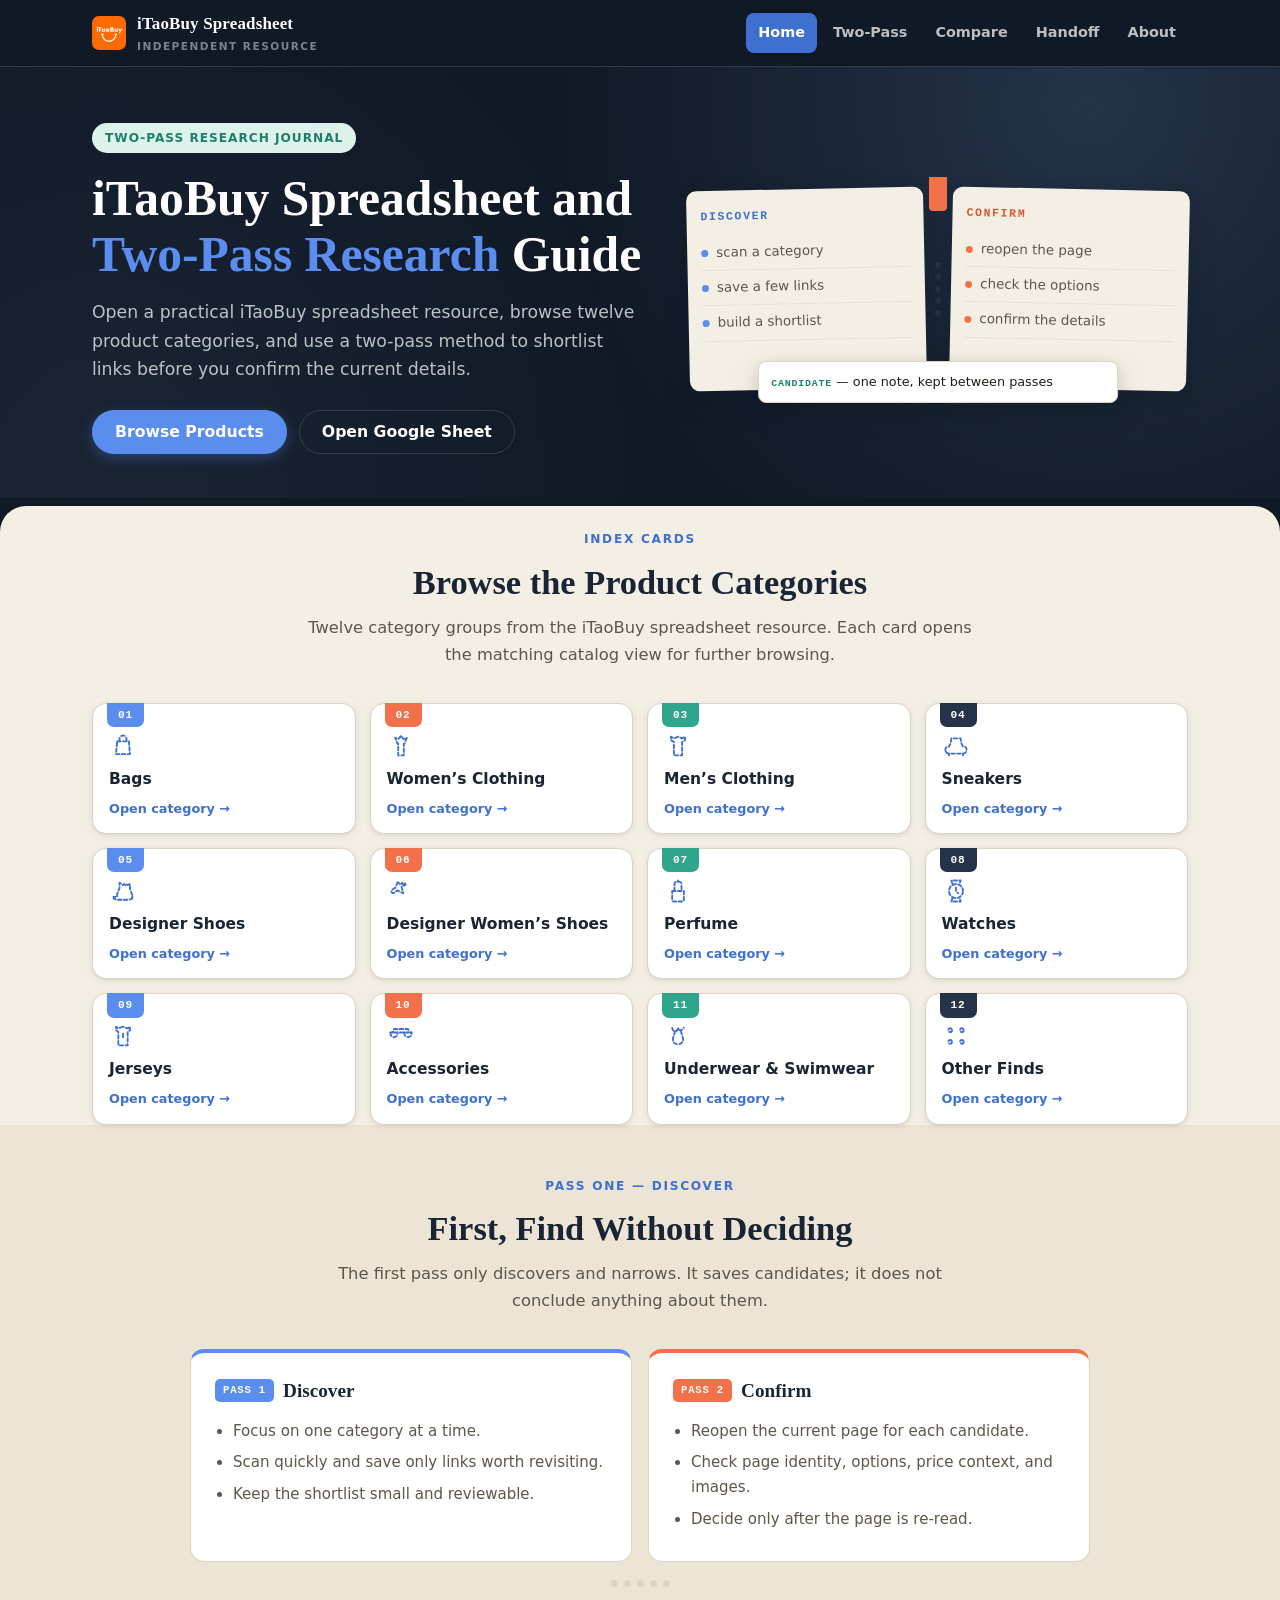
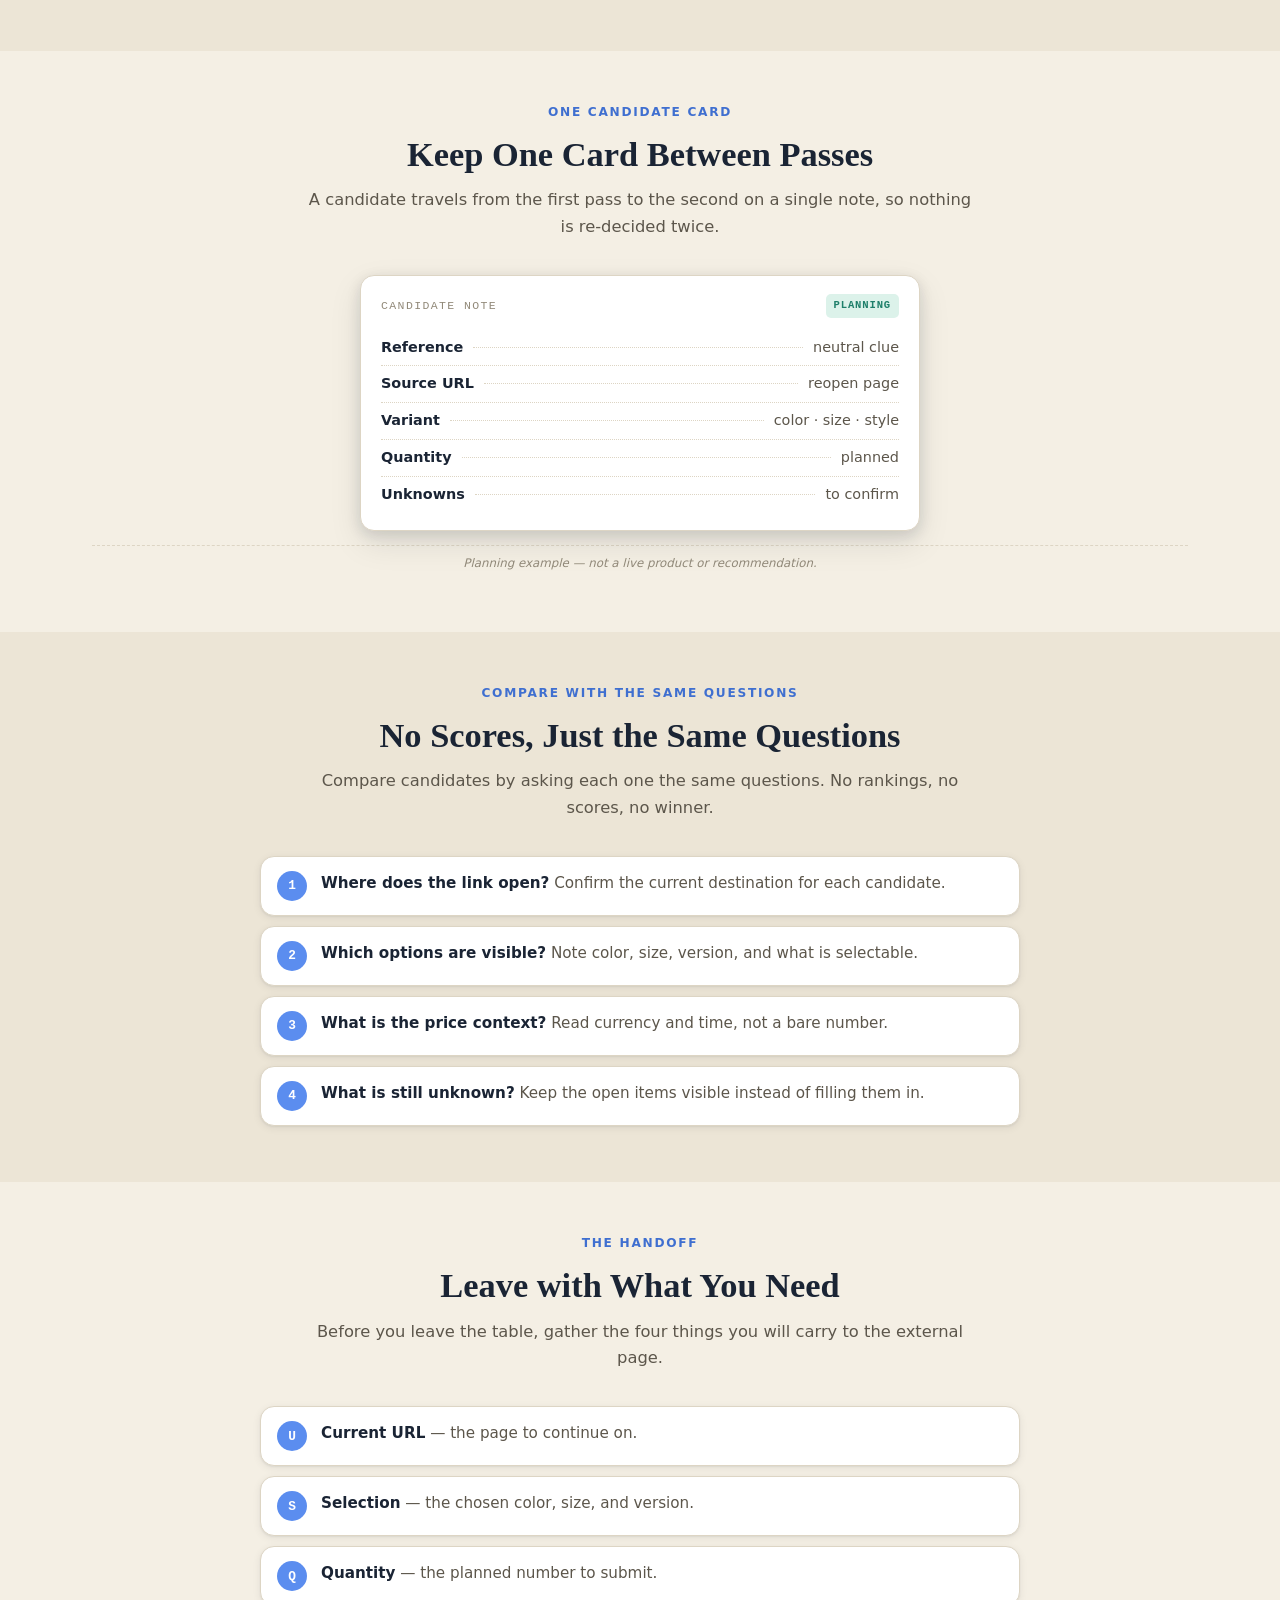
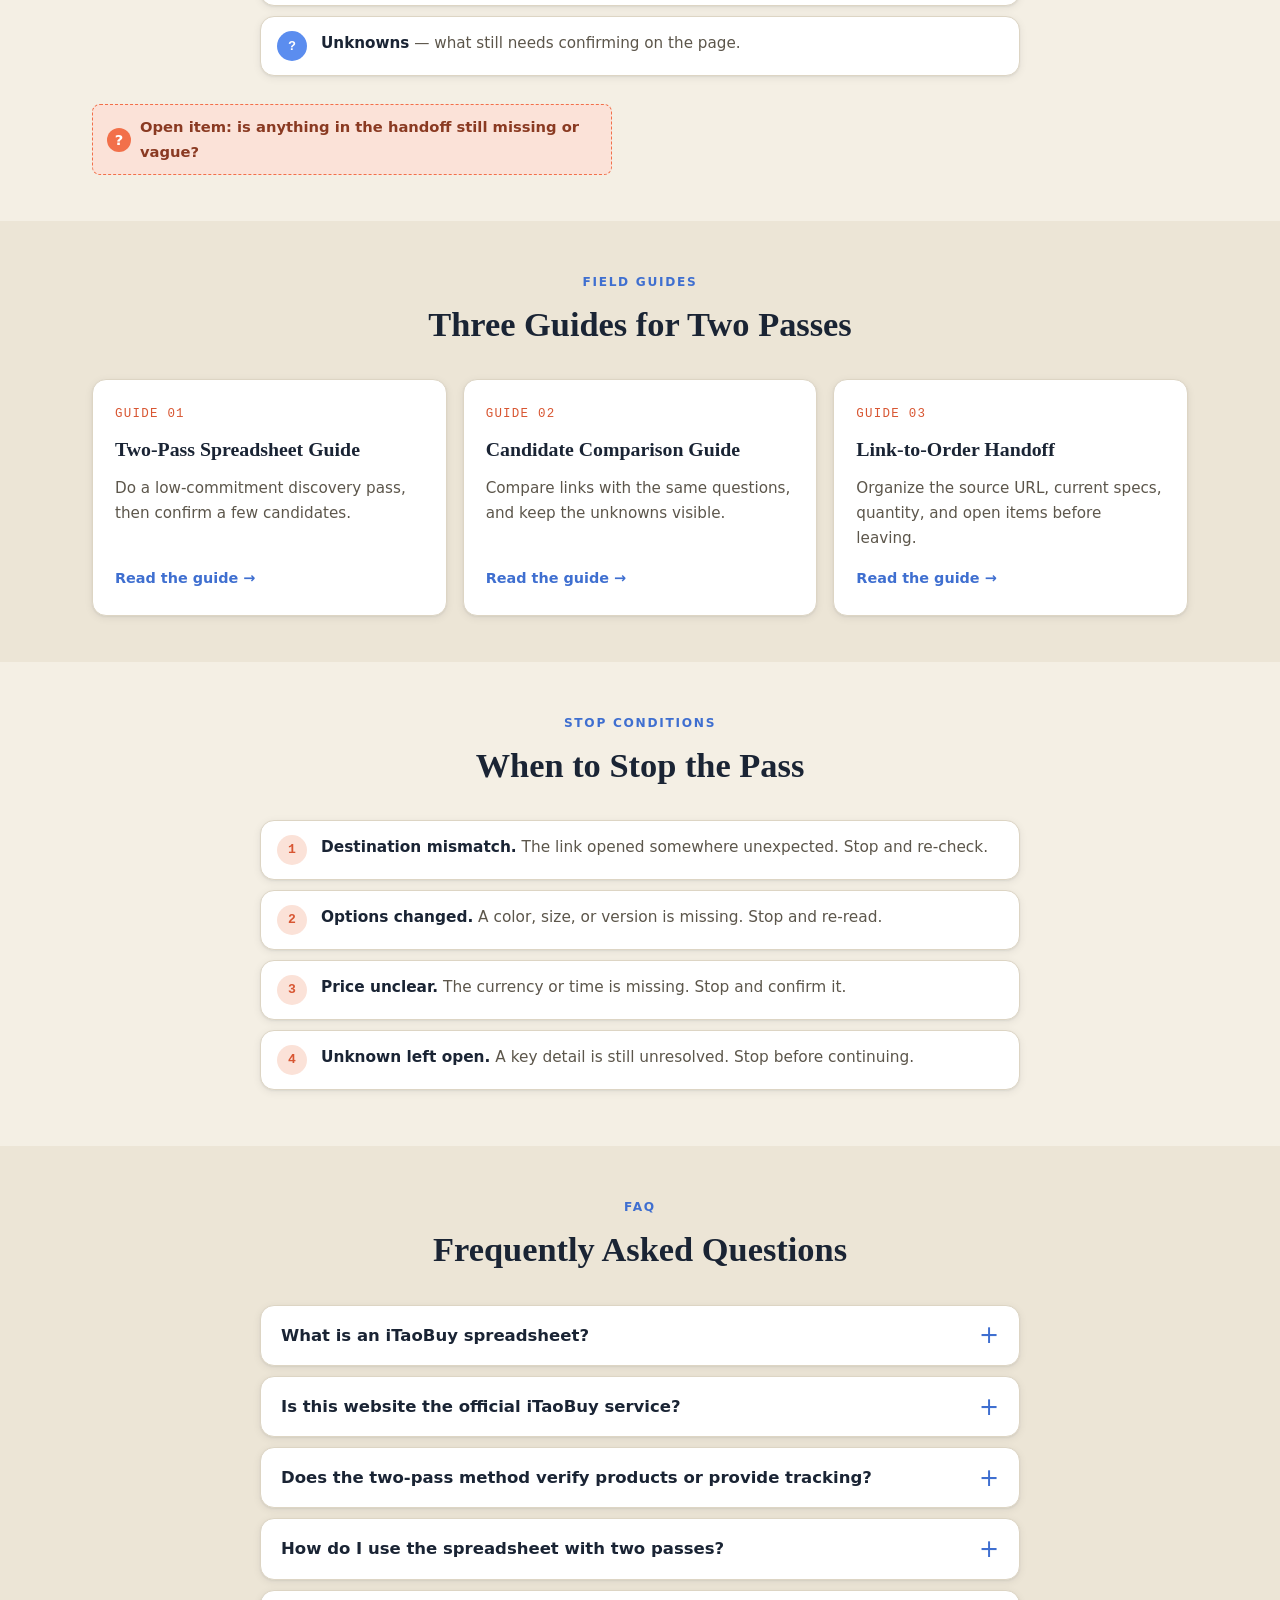
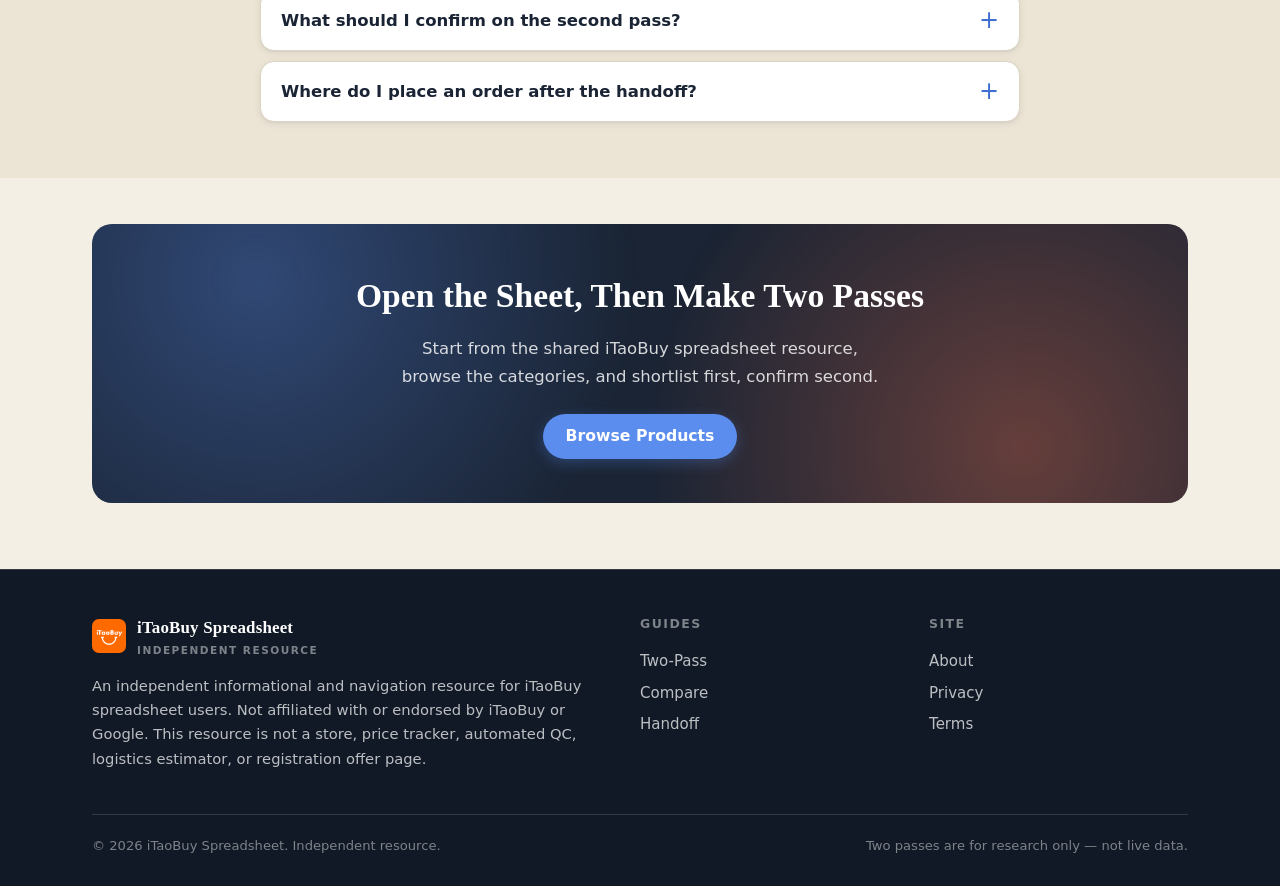
<file: index.html>
<!DOCTYPE html>
<html lang="en">
<head>
  <meta charset="UTF-8">
  <meta name="viewport" content="width=device-width, initial-scale=1.0">
  <script charset="UTF-8" id="LA_COLLECT" src="//sdk.51.la/js-sdk-pro.min.js"></script>
  <script>LA.init({id:"3R7KyZ6nqq0NWQsc",ck:"3R7KyZ6nqq0NWQsc"})</script>
  <meta name="google-site-verification" content="XJH5bWyu3Ub_fdbfXnCgktieLxeAN7sLbtjSL6n2SaM" />
  <title>iTaoBuy Spreadsheet &amp; Research Guide | Independent Resource</title>
  <meta name="description" content="Open a practical iTaoBuy spreadsheet resource, browse categories, and use a two-pass method to shortlist links before confirming details.">
  <link rel="canonical" href="https://repglide.github.io/itaobuy-spreadsheet/">
  <link rel="icon" type="image/png" href="./assets/images/favicon.png">
  <link rel="stylesheet" href="./assets/css/styles.css">

  <!-- Open Graph / Twitter -->
  <meta property="og:type" content="website">
  <meta property="og:url" content="https://repglide.github.io/itaobuy-spreadsheet/">
  <meta property="og:title" content="iTaoBuy Spreadsheet &amp; Research Guide | Independent Resource">
  <meta property="og:description" content="Open a practical iTaoBuy spreadsheet resource, browse categories, and use a two-pass method to shortlist links before confirming details.">
  <meta name="twitter:card" content="summary">
  <meta name="twitter:title" content="iTaoBuy Spreadsheet &amp; Research Guide | Independent Resource">
  <meta name="twitter:description" content="Open a practical iTaoBuy spreadsheet resource, browse categories, and use a two-pass method to shortlist links before confirming details.">

  <!-- JSON-LD Structured Data -->
  <script type="application/ld+json">
  {
    "@context": "https://schema.org",
    "@graph": [
      {
        "@type": "WebSite",
        "@id": "https://repglide.github.io/itaobuy-spreadsheet/#website",
        "url": "https://repglide.github.io/itaobuy-spreadsheet/",
        "name": "iTaoBuy Spreadsheet & Research Guide",
        "description": "Independent directory and informational guide for iTaoBuy spreadsheet users, built around a two-pass research method that separates discovery from confirmation."
      },
      {
        "@type": "WebPage",
        "@id": "https://repglide.github.io/itaobuy-spreadsheet/#webpage",
        "url": "https://repglide.github.io/itaobuy-spreadsheet/",
        "name": "iTaoBuy Spreadsheet and Two-Pass Research Guide",
        "isPartOf": { "@id": "https://repglide.github.io/itaobuy-spreadsheet/#website" },
        "description": "Open a practical iTaoBuy spreadsheet resource, browse categories, and use a two-pass method to shortlist links before confirming details."
      },
      {
        "@type": "FAQPage",
        "mainEntity": [
          {
            "@type": "Question",
            "name": "What is an iTaoBuy spreadsheet?",
            "acceptedAnswer": {
              "@type": "Answer",
              "text": "An iTaoBuy spreadsheet is a shared document that compiles listing references, category groupings, and product links formatted for use with agent shopping services. It is a reference to research, not an official, live, or complete product catalog."
            }
          },
          {
            "@type": "Question",
            "name": "Is this website the official iTaoBuy service?",
            "acceptedAnswer": {
              "@type": "Answer",
              "text": "No. This website is an independent informational and navigation resource. It is not affiliated with, endorsed by, or operated by iTaoBuy or Google."
            }
          },
          {
            "@type": "Question",
            "name": "Does the two-pass method verify products or provide tracking?",
            "acceptedAnswer": {
              "@type": "Answer",
              "text": "No. The two-pass method is a research routine. It does not act as a store, price tracker, automated QC, logistics estimator, or registration offer page. It does not provide rankings, winners, or live link status."
            }
          },
          {
            "@type": "Question",
            "name": "How do I use the spreadsheet with two passes?",
            "acceptedAnswer": {
              "@type": "Answer",
              "text": "First pass: browse categories and save a few links worth revisiting. Second pass: reopen the current page and confirm its identity, visible options, price context, and images before deciding."
            }
          },
          {
            "@type": "Question",
            "name": "What should I confirm on the second pass?",
            "acceptedAnswer": {
              "@type": "Answer",
              "text": "Confirm the page identity, the visible options, the price context, and the images — then note what is still unknown rather than filling it in."
            }
          },
          {
            "@type": "Question",
            "name": "Where do I place an order after the handoff?",
            "acceptedAnswer": {
              "@type": "Answer",
              "text": "After the handoff, you continue on an external page with the current URL, your selection, the quantity, and your noted unknowns. This website is a navigation resource and does not process orders itself."
            }
          }
        ]
      }
    ]
  }
  </script>
</head>
<body>
  <a href="#main-content" class="skip-link">Skip to main content</a>

  <!-- Header -->
  <header class="site-header">
    <div class="container header-inner">
      <a href="./index.html" class="brand" aria-label="iTaoBuy Spreadsheet Home">
        <img src="./assets/images/logo.png" alt="iTaoBuy logo" width="34" height="34">
        <span class="brand-name">iTaoBuy Spreadsheet<small>Independent Resource</small></span>
      </a>
      <button class="mobile-nav-toggle" aria-expanded="false" aria-label="Toggle navigation menu">
        <svg viewBox="0 0 24 24" fill="none" stroke="currentColor" stroke-width="2" width="22" height="22"><line x1="3" y1="6" x2="21" y2="6"></line><line x1="3" y1="12" x2="21" y2="12"></line><line x1="3" y1="18" x2="21" y2="18"></line></svg>
      </button>
      <nav class="main-nav" aria-label="Primary Navigation">
        <ul>
          <li><a href="./index.html" class="active">Home</a></li>
          <li><a href="./two-pass-spreadsheet-guide/">Two-Pass</a></li>
          <li><a href="./candidate-comparison-guide/">Compare</a></li>
          <li><a href="./link-to-order-handoff/">Handoff</a></li>
          <li><a href="./about/">About</a></li>
        </ul>
      </nav>
    </div>
  </header>

  <main id="main-content">
    <!-- Hero -->
    <section class="hero-section">
      <div class="container hero-grid">
        <div>
          <span class="hero-badge">Two-Pass Research Journal</span>
          <h1 class="hero-title">iTaoBuy Spreadsheet and <em>Two-Pass Research</em> Guide</h1>
          <p class="hero-description">Open a practical iTaoBuy spreadsheet resource, browse twelve product categories, and use a two-pass method to shortlist links before you confirm the current details.</p>
          <div class="hero-actions">
            <a href="https://repglide.com/?agent=itaobuy" class="btn btn-primary" target="_blank" rel="nofollow noopener">Browse Products</a>
            <a href="https://docs.google.com/spreadsheets/d/1E6E0vdmmuYnx1GKHLv9KDpAfbA5XRkO3/edit?usp=sharing&amp;ouid=102900013243329745539&amp;rtpof=true&amp;sd=true" class="btn btn-ghost-on-dark" target="_blank" rel="noopener">Open Google Sheet</a>
          </div>
        </div>
        <div class="hero-visual" aria-hidden="true">
          <div class="journal">
            <div class="j-page j-left">
              <div class="j-head">Discover</div>
              <div class="j-row"><span class="jr-dot"></span>scan a category</div>
              <div class="j-row"><span class="jr-dot"></span>save a few links</div>
              <div class="j-row"><span class="jr-dot"></span>build a shortlist</div>
            </div>
            <div class="j-gutter">
              <span class="bd"></span><span class="bd"></span><span class="bd"></span><span class="bd"></span><span class="bd"></span>
            </div>
            <div class="j-page j-right">
              <div class="j-head">Confirm</div>
              <div class="j-row"><span class="jr-dot"></span>reopen the page</div>
              <div class="j-row"><span class="jr-dot"></span>check the options</div>
              <div class="j-row"><span class="jr-dot"></span>confirm the details</div>
            </div>
            <div class="j-ribbon"></div>
            <div class="j-card"><span class="jc-tag">Candidate</span> — one note, kept between passes</div>
          </div>
        </div>
      </div>
    </section>

    <!-- Desk paper (content sheet) -->
    <div class="desk-paper">

      <!-- Product Categories (immediately after Hero) -->
      <section class="categories-section" id="categories" aria-labelledby="cat-heading">
        <div class="container">
          <div class="section-header">
            <span class="eyebrow">Index Cards</span>
            <h2 class="section-title" id="cat-heading">Browse the Product Categories</h2>
            <p class="section-lead">Twelve category groups from the iTaoBuy spreadsheet resource. Each card opens the matching catalog view for further browsing.</p>
          </div>

          <div class="cat-grid">
            <a class="cat-card" href="https://repglide.com/category/bags?agent=itaobuy" target="_blank" rel="nofollow noopener">
              <span class="cat-tab">01</span>
              <span class="cat-icon" aria-hidden="true"><svg viewBox="0 0 24 24" fill="none" stroke="currentColor" stroke-width="1.6" stroke-linecap="round" stroke-linejoin="round" stroke-dasharray="3 2"><path d="M7 8h10l1 11H6L7 8Z"/><path d="M9 8V6a3 3 0 0 1 6 0v2"/></svg></span>
              <span class="cat-name">Bags</span>
              <span class="cat-arrow">Open category →</span>
            </a>
            <a class="cat-card" href="https://repglide.com/category/womens-clothing?agent=itaobuy" target="_blank" rel="nofollow noopener">
              <span class="cat-tab">02</span>
              <span class="cat-icon" aria-hidden="true"><svg viewBox="0 0 24 24" fill="none" stroke="currentColor" stroke-width="1.6" stroke-linecap="round" stroke-linejoin="round" stroke-dasharray="3 2"><path d="M12 3.5 9.8 6 7 5l2 5h.6V20h4.8V10H15l2-5-2.8 1L12 3.5Z"/></svg></span>
              <span class="cat-name">Women&rsquo;s Clothing</span>
              <span class="cat-arrow">Open category →</span>
            </a>
            <a class="cat-card" href="https://repglide.com/category/mens-clothing?agent=itaobuy" target="_blank" rel="nofollow noopener">
              <span class="cat-tab">03</span>
              <span class="cat-icon" aria-hidden="true"><svg viewBox="0 0 24 24" fill="none" stroke="currentColor" stroke-width="1.6" stroke-linecap="round" stroke-linejoin="round" stroke-dasharray="3 2"><path d="M12 4 8.5 5.5 6 4v3l2.5 1.5V20h7V8.5L18 7V4l-2.5 1.5L12 4Z"/></svg></span>
              <span class="cat-name">Men&rsquo;s Clothing</span>
              <span class="cat-arrow">Open category →</span>
            </a>
            <a class="cat-card" href="https://repglide.com/category/sneakers?agent=itaobuy" target="_blank" rel="nofollow noopener">
              <span class="cat-tab">04</span>
              <span class="cat-icon" aria-hidden="true"><svg viewBox="0 0 24 24" fill="none" stroke="currentColor" stroke-width="1.6" stroke-linecap="round" stroke-linejoin="round" stroke-dasharray="3 2"><path d="M3 16v-1.5c0-1 1-2 2-2h1l1.5-3L8 5.5h8l.5 4L18 12.5h1c1 0 2 1 2 2V16c0 1.5-1.5 2.5-3 2.5H6c-1.5 0-3-1-3-2.5Z"/><path d="M6 18.5V20M18 18.5V20"/></svg></span>
              <span class="cat-name">Sneakers</span>
              <span class="cat-arrow">Open category →</span>
            </a>
            <a class="cat-card" href="https://repglide.com/category/designer-shoes?agent=itaobuy" target="_blank" rel="nofollow noopener">
              <span class="cat-tab">05</span>
              <span class="cat-icon" aria-hidden="true"><svg viewBox="0 0 24 24" fill="none" stroke="currentColor" stroke-width="1.6" stroke-linecap="round" stroke-linejoin="round" stroke-dasharray="3 2"><path d="M4 17c0 1.5 1.5 2.5 3 2.5h10c1.5 0 3-1 3-2.5v-1.5l-2-5V6l-2 1-1-1-1 1-1-1-1 1-1-1-2-1v4.5l-2 5V17Z"/><path d="M4 17v1.5M20 17v1.5"/></svg></span>
              <span class="cat-name">Designer Shoes</span>
              <span class="cat-arrow">Open category →</span>
            </a>
            <a class="cat-card" href="https://repglide.com/category/designer-womens-shoes?agent=itaobuy" target="_blank" rel="nofollow noopener">
              <span class="cat-tab">06</span>
              <span class="cat-icon" aria-hidden="true"><svg viewBox="0 0 24 24" fill="none" stroke="currentColor" stroke-width="1.6" stroke-linecap="round" stroke-linejoin="round" stroke-dasharray="3 2"><path d="M9 4.5 7.5 9 5 10.5c-1 .5-1.5 1.5-1 2.5s2 1 2.5 0L9 11.5 14 14l-1.5-5.5L16 6.5 15 5l-1.5 1.5L13 5l-1.5 1.5L10 5 9 4.5Z"/></svg></span>
              <span class="cat-name">Designer Women&rsquo;s Shoes</span>
              <span class="cat-arrow">Open category →</span>
            </a>
            <a class="cat-card" href="https://repglide.com/category/perfume?agent=itaobuy" target="_blank" rel="nofollow noopener">
              <span class="cat-tab">07</span>
              <span class="cat-icon" aria-hidden="true"><svg viewBox="0 0 24 24" fill="none" stroke="currentColor" stroke-width="1.6" stroke-linecap="round" stroke-linejoin="round" stroke-dasharray="3 2"><path d="M9 12V6a2 2 0 0 1 2-2h2a2 2 0 0 1 2 2v6"/><path d="M7 12h10v8a1 1 0 0 1-1 1H8a1 1 0 0 1-1-1v-8Z"/><path d="M12 4V3"/></svg></span>
              <span class="cat-name">Perfume</span>
              <span class="cat-arrow">Open category →</span>
            </a>
            <a class="cat-card" href="https://repglide.com/category/watches?agent=itaobuy" target="_blank" rel="nofollow noopener">
              <span class="cat-tab">08</span>
              <span class="cat-icon" aria-hidden="true"><svg viewBox="0 0 24 24" fill="none" stroke="currentColor" stroke-width="1.6" stroke-linecap="round" stroke-linejoin="round" stroke-dasharray="3 2"><circle cx="12" cy="12" r="6"/><path d="M12 9v3l2 2"/><path d="M9 6 8 3h8l-1 3"/><path d="M9 18l-1 3h8l-1-3"/></svg></span>
              <span class="cat-name">Watches</span>
              <span class="cat-arrow">Open category →</span>
            </a>
            <a class="cat-card" href="https://repglide.com/category/jerseys?agent=itaobuy" target="_blank" rel="nofollow noopener">
              <span class="cat-tab">09</span>
              <span class="cat-icon" aria-hidden="true"><svg viewBox="0 0 24 24" fill="none" stroke="currentColor" stroke-width="1.6" stroke-linecap="round" stroke-linejoin="round" stroke-dasharray="3 2"><path d="M12 4 8 5.5 6 4v3l2 1.5V20h8V8.5L18 7V4l-2 1.5L12 4Z"/><path d="M12 10v3"/></svg></span>
              <span class="cat-name">Jerseys</span>
              <span class="cat-arrow">Open category →</span>
            </a>
            <a class="cat-card" href="https://repglide.com/category/accessories?agent=itaobuy" target="_blank" rel="nofollow noopener">
              <span class="cat-tab">10</span>
              <span class="cat-icon" aria-hidden="true"><svg viewBox="0 0 24 24" fill="none" stroke="currentColor" stroke-width="1.6" stroke-linecap="round" stroke-linejoin="round" stroke-dasharray="3 2"><path d="M3 9h2l1-3h12l1 3h2"/><path d="M3 9v1a3 3 0 0 0 6 0V9"/><path d="M15 9v1a3 3 0 0 0 6 0V9"/><path d="M6 9h12"/></svg></span>
              <span class="cat-name">Accessories</span>
              <span class="cat-arrow">Open category →</span>
            </a>
            <a class="cat-card" href="https://repglide.com/category/underwear-swimwear?agent=itaobuy" target="_blank" rel="nofollow noopener">
              <span class="cat-tab">11</span>
              <span class="cat-icon" aria-hidden="true"><svg viewBox="0 0 24 24" fill="none" stroke="currentColor" stroke-width="1.6" stroke-linecap="round" stroke-linejoin="round" stroke-dasharray="3 2"><path d="M7 5c0 2 1.5 3 2.5 3S12 7 12 5c0 1 1.5 2 2.5 2S17 5 17 5"/><path d="M9.5 8 8 13c-1 3 0 6 4 6s5-3 4-6l-1.5-5"/></svg></span>
              <span class="cat-name">Underwear &amp; Swimwear</span>
              <span class="cat-arrow">Open category →</span>
            </a>
            <a class="cat-card" href="https://repglide.com/category/other?agent=itaobuy" target="_blank" rel="nofollow noopener">
              <span class="cat-tab">12</span>
              <span class="cat-icon" aria-hidden="true"><svg viewBox="0 0 24 24" fill="none" stroke="currentColor" stroke-width="1.6" stroke-linecap="round" stroke-linejoin="round" stroke-dasharray="3 2"><circle cx="7" cy="7" r="1.6"/><circle cx="17" cy="7" r="1.6"/><circle cx="7" cy="17" r="1.6"/><circle cx="17" cy="17" r="1.6"/></svg></span>
              <span class="cat-name">Other Finds</span>
              <span class="cat-arrow">Open category →</span>
            </a>
          </div>
        </div>
      </section>

      <!-- Pass One — Discover -->
      <section class="section section-alt" id="pass-one" aria-labelledby="p1-heading">
        <div class="container">
          <div class="section-header">
            <span class="eyebrow">Pass One — Discover</span>
            <h2 class="section-title" id="p1-heading">First, Find Without Deciding</h2>
            <p class="section-lead">The first pass only discovers and narrows. It saves candidates; it does not conclude anything about them.</p>
          </div>
          <div class="pass-grid">
            <div class="pass-col pass-one">
              <h3><span class="pass-tag">Pass 1</span>Discover</h3>
              <ul>
                <li>Focus on one category at a time.</li>
                <li>Scan quickly and save only links worth revisiting.</li>
                <li>Keep the shortlist small and reviewable.</li>
              </ul>
            </div>
            <div class="pass-col pass-two">
              <h3><span class="pass-tag">Pass 2</span>Confirm</h3>
              <ul>
                <li>Reopen the current page for each candidate.</li>
                <li>Check page identity, options, price context, and images.</li>
                <li>Decide only after the page is re-read.</li>
              </ul>
            </div>
          </div>
          <div class="binding-dots" aria-hidden="true"><span class="bd"></span><span class="bd"></span><span class="bd"></span><span class="bd"></span><span class="bd"></span></div>
        </div>
      </section>

      <!-- One Candidate Card -->
      <section class="section" id="candidate-card" aria-labelledby="cc-heading">
        <div class="container">
          <div class="section-header">
            <span class="eyebrow">One Candidate Card</span>
            <h2 class="section-title" id="cc-heading">Keep One Card Between Passes</h2>
            <p class="section-lead">A candidate travels from the first pass to the second on a single note, so nothing is re-decided twice.</p>
          </div>
          <div class="candidate-card">
            <div class="cc-head"><span class="cc-title">Candidate Note</span><span class="cc-tag">planning</span></div>
            <div class="cc-row"><span class="cc-field">Reference</span><span class="cc-dots"></span><span class="cc-val">neutral clue</span></div>
            <div class="cc-row"><span class="cc-field">Source URL</span><span class="cc-dots"></span><span class="cc-val">reopen page</span></div>
            <div class="cc-row"><span class="cc-field">Variant</span><span class="cc-dots"></span><span class="cc-val">color · size · style</span></div>
            <div class="cc-row"><span class="cc-field">Quantity</span><span class="cc-dots"></span><span class="cc-val">planned</span></div>
            <div class="cc-row"><span class="cc-field">Unknowns</span><span class="cc-dots"></span><span class="cc-val">to confirm</span></div>
          </div>
          <p class="example-flag" style="display:block;text-align:center;">Planning example — not a live product or recommendation.</p>
        </div>
      </section>

      <!-- Compare with the Same Questions -->
      <section class="section section-alt" id="compare" aria-labelledby="compare-heading">
        <div class="container">
          <div class="section-header">
            <span class="eyebrow">Compare with the Same Questions</span>
            <h2 class="section-title" id="compare-heading">No Scores, Just the Same Questions</h2>
            <p class="section-lead">Compare candidates by asking each one the same questions. No rankings, no scores, no winner.</p>
          </div>
          <ul class="questions-list">
            <li><span class="q-num">1</span><p><strong>Where does the link open?</strong> Confirm the current destination for each candidate.</p></li>
            <li><span class="q-num">2</span><p><strong>Which options are visible?</strong> Note color, size, version, and what is selectable.</p></li>
            <li><span class="q-num">3</span><p><strong>What is the price context?</strong> Read currency and time, not a bare number.</p></li>
            <li><span class="q-num">4</span><p><strong>What is still unknown?</strong> Keep the open items visible instead of filling them in.</p></li>
          </ul>
        </div>
      </section>

      <!-- The Handoff -->
      <section class="section" id="handoff" aria-labelledby="handoff-heading">
        <div class="container">
          <div class="section-header">
            <span class="eyebrow">The Handoff</span>
            <h2 class="section-title" id="handoff-heading">Leave with What You Need</h2>
            <p class="section-lead">Before you leave the table, gather the four things you will carry to the external page.</p>
          </div>
          <ul class="questions-list">
            <li><span class="q-num">U</span><p><strong>Current URL</strong> — the page to continue on.</p></li>
            <li><span class="q-num">S</span><p><strong>Selection</strong> — the chosen color, size, and version.</p></li>
            <li><span class="q-num">Q</span><p><strong>Quantity</strong> — the planned number to submit.</p></li>
            <li><span class="q-num">?</span><p><strong>Unknowns</strong> — what still needs confirming on the page.</p></li>
          </ul>
          <div class="open-note" style="max-width:520px;margin:18px auto 0;"><span class="qmark">?</span>Open item: is anything in the handoff still missing or vague?</div>
        </div>
      </section>

      <!-- Guide entries -->
      <section class="section section-alt" id="guides" aria-labelledby="guides-heading">
        <div class="container">
          <div class="section-header">
            <span class="eyebrow">Field Guides</span>
            <h2 class="section-title" id="guides-heading">Three Guides for Two Passes</h2>
          </div>
          <div class="guide-grid">
            <a class="guide-card" href="./two-pass-spreadsheet-guide/">
              <span class="guide-num">GUIDE 01</span>
              <h3>Two-Pass Spreadsheet Guide</h3>
              <p>Do a low-commitment discovery pass, then confirm a few candidates.</p>
              <span class="guide-cta">Read the guide →</span>
            </a>
            <a class="guide-card" href="./candidate-comparison-guide/">
              <span class="guide-num">GUIDE 02</span>
              <h3>Candidate Comparison Guide</h3>
              <p>Compare links with the same questions, and keep the unknowns visible.</p>
              <span class="guide-cta">Read the guide →</span>
            </a>
            <a class="guide-card" href="./link-to-order-handoff/">
              <span class="guide-num">GUIDE 03</span>
              <h3>Link-to-Order Handoff</h3>
              <p>Organize the source URL, current specs, quantity, and open items before leaving.</p>
              <span class="guide-cta">Read the guide →</span>
            </a>
          </div>
        </div>
      </section>

      <!-- Stop Conditions -->
      <section class="section" id="stop-conditions" aria-labelledby="stop-heading">
        <div class="container">
          <div class="section-header">
            <span class="eyebrow">Stop Conditions</span>
            <h2 class="section-title" id="stop-heading">When to Stop the Pass</h2>
          </div>
          <ul class="stop-list">
            <li><span class="s-num">1</span><p><strong>Destination mismatch.</strong> The link opened somewhere unexpected. Stop and re-check.</p></li>
            <li><span class="s-num">2</span><p><strong>Options changed.</strong> A color, size, or version is missing. Stop and re-read.</p></li>
            <li><span class="s-num">3</span><p><strong>Price unclear.</strong> The currency or time is missing. Stop and confirm it.</p></li>
            <li><span class="s-num">4</span><p><strong>Unknown left open.</strong> A key detail is still unresolved. Stop before continuing.</p></li>
          </ul>
        </div>
      </section>

      <!-- FAQ -->
      <section class="section section-alt" id="faq" aria-labelledby="faq-heading">
        <div class="container">
          <div class="section-header">
            <span class="eyebrow">FAQ</span>
            <h2 class="section-title" id="faq-heading">Frequently Asked Questions</h2>
          </div>
          <div class="faq-list">
            <details class="faq-item">
              <summary>What is an iTaoBuy spreadsheet?</summary>
              <div class="faq-body"><p>An iTaoBuy spreadsheet is a shared document that compiles listing references, category groupings, and product links formatted for use with agent shopping services. It is a reference to research, not an official, live, or complete product catalog.</p></div>
            </details>
            <details class="faq-item">
              <summary>Is this website the official iTaoBuy service?</summary>
              <div class="faq-body"><p>No. This website is an independent informational and navigation resource. It is not affiliated with, endorsed by, or operated by iTaoBuy or Google.</p></div>
            </details>
            <details class="faq-item">
              <summary>Does the two-pass method verify products or provide tracking?</summary>
              <div class="faq-body"><p>No. The two-pass method is a research routine. It does not act as a store, price tracker, automated QC, logistics estimator, or registration offer page. It does not provide rankings, winners, or live link status.</p></div>
            </details>
            <details class="faq-item">
              <summary>How do I use the spreadsheet with two passes?</summary>
              <div class="faq-body"><p>First pass: browse categories and save a few links worth revisiting. Second pass: reopen the current page and confirm its identity, visible options, price context, and images before deciding.</p></div>
            </details>
            <details class="faq-item">
              <summary>What should I confirm on the second pass?</summary>
              <div class="faq-body"><p>Confirm the page identity, the visible options, the price context, and the images — then note what is still unknown rather than filling it in.</p></div>
            </details>
            <details class="faq-item">
              <summary>Where do I place an order after the handoff?</summary>
              <div class="faq-body"><p>After the handoff, you continue on an external page with the current URL, your selection, the quantity, and your noted unknowns. This website is a navigation resource and does not process orders itself.</p></div>
            </details>
          </div>
        </div>
      </section>

      <!-- Final CTA -->
      <section class="section" aria-labelledby="cta-heading">
        <div class="container">
          <div class="final-cta">
            <h2 id="cta-heading">Open the Sheet, Then Make Two Passes</h2>
            <p>Start from the shared iTaoBuy spreadsheet resource, browse the categories, and shortlist first, confirm second.</p>
            <a href="https://repglide.com/?agent=itaobuy" class="btn btn-primary" target="_blank" rel="nofollow noopener">Browse Products</a>
          </div>
        </div>
      </section>

    </div><!-- /desk-paper -->
  </main>

  <!-- Footer -->
  <footer class="site-footer">
    <div class="container">
      <div class="footer-grid">
        <div class="footer-brand">
          <a href="./index.html" class="brand" aria-label="iTaoBuy Spreadsheet Home">
            <img src="./assets/images/logo.png" alt="iTaoBuy logo" width="30" height="30">
            <span class="brand-name">iTaoBuy Spreadsheet<small>Independent Resource</small></span>
          </a>
          <p>An independent informational and navigation resource for iTaoBuy spreadsheet users. Not affiliated with or endorsed by iTaoBuy or Google. This resource is not a store, price tracker, automated QC, logistics estimator, or registration offer page.</p>
        </div>
        <div class="footer-col">
          <h4>Guides</h4>
          <ul>
            <li><a href="./two-pass-spreadsheet-guide/">Two-Pass</a></li>
            <li><a href="./candidate-comparison-guide/">Compare</a></li>
            <li><a href="./link-to-order-handoff/">Handoff</a></li>
          </ul>
        </div>
        <div class="footer-col">
          <h4>Site</h4>
          <ul>
            <li><a href="./about/">About</a></li>
            <li><a href="./privacy/">Privacy</a></li>
            <li><a href="./terms/">Terms</a></li>
          </ul>
        </div>
      </div>
      <div class="footer-bottom">
        <span>&copy; <span id="year">2026</span> iTaoBuy Spreadsheet. Independent resource.</span>
        <span>Two passes are for research only — not live data.</span>
      </div>
    </div>
  </footer>

  <script src="./assets/js/main.js"></script>
</body>
</html>
</file>
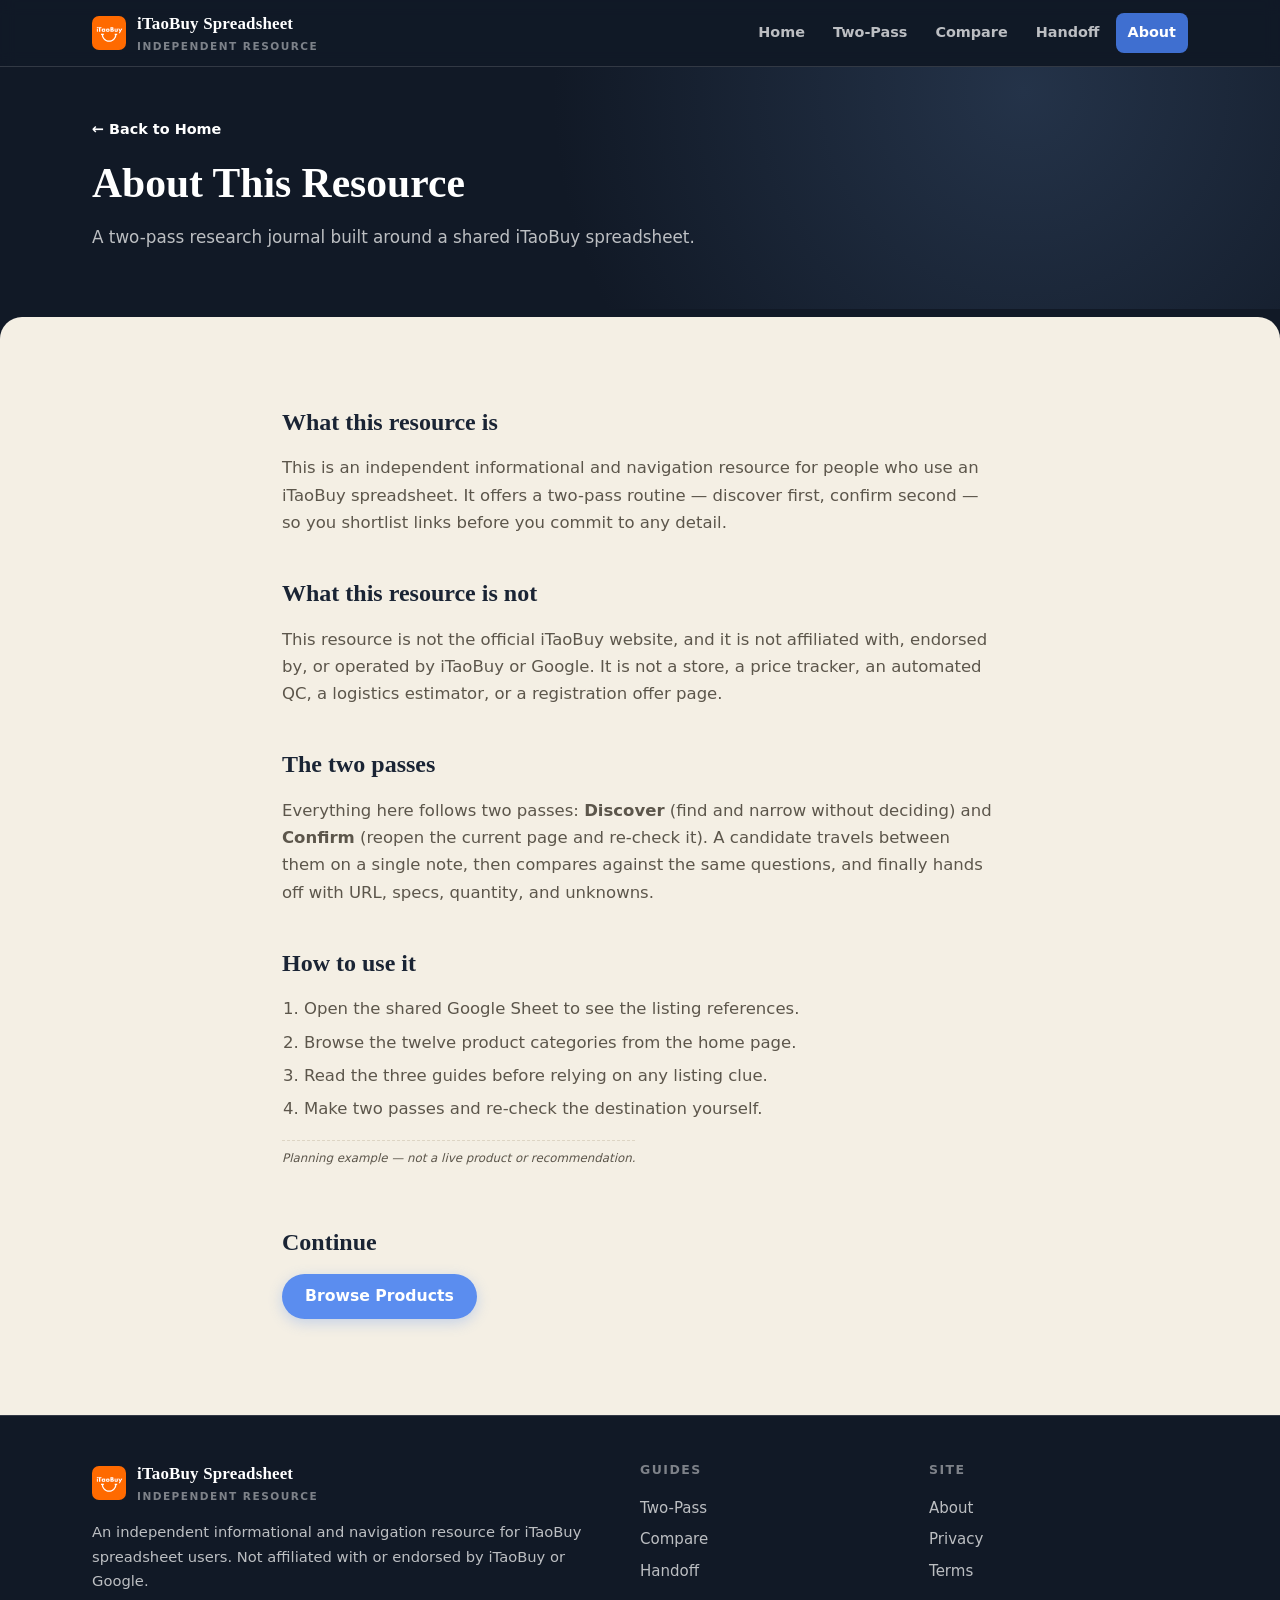
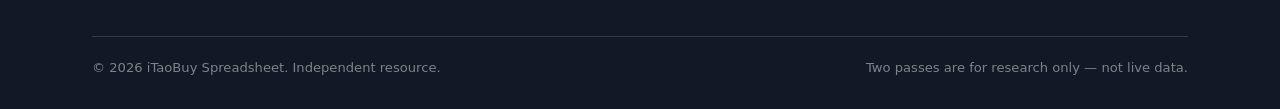
<file: about/index.html>
<!DOCTYPE html>
<html lang="en">
<head>
  <meta charset="UTF-8">
  <meta name="viewport" content="width=device-width, initial-scale=1.0">
  <title>About | iTaoBuy Spreadsheet</title>
  <meta name="description" content="About this independent iTaoBuy spreadsheet resource: a two-pass research journal, not an official iTaoBuy service.">
  <link rel="canonical" href="https://repglide.github.io/itaobuy-spreadsheet/about/">
  <link rel="icon" type="image/png" href="../assets/images/favicon.png">
  <link rel="stylesheet" href="../assets/css/styles.css">
  <meta name="robots" content="index, follow">
</head>
<body>
  <a href="#main-content" class="skip-link">Skip to main content</a>

  <header class="site-header">
    <div class="container header-inner">
      <a href="../index.html" class="brand" aria-label="iTaoBuy Spreadsheet Home">
        <img src="../assets/images/logo.png" alt="iTaoBuy logo" width="34" height="34">
        <span class="brand-name">iTaoBuy Spreadsheet<small>Independent Resource</small></span>
      </a>
      <button class="mobile-nav-toggle" aria-expanded="false" aria-label="Toggle navigation menu">
        <svg viewBox="0 0 24 24" fill="none" stroke="currentColor" stroke-width="2" width="22" height="22"><line x1="3" y1="6" x2="21" y2="6"></line><line x1="3" y1="12" x2="21" y2="12"></line><line x1="3" y1="18" x2="21" y2="18"></line></svg>
      </button>
      <nav class="main-nav" aria-label="Primary Navigation">
        <ul>
          <li><a href="../index.html">Home</a></li>
          <li><a href="../two-pass-spreadsheet-guide/">Two-Pass</a></li>
          <li><a href="../candidate-comparison-guide/">Compare</a></li>
          <li><a href="../link-to-order-handoff/">Handoff</a></li>
          <li><a href="../about/" class="active">About</a></li>
        </ul>
      </nav>
    </div>
  </header>

  <main id="main-content">
    <section class="page-hero">
      <div class="container">
        <a class="back-link" href="../index.html" style="color:#fff">← Back to Home</a>
        <h1>About This Resource</h1>
        <p>A two-pass research journal built around a shared iTaoBuy spreadsheet.</p>
      </div>
    </section>

    <div class="article-paper">
      <div class="article-body">
        <h2>What this resource is</h2>
        <p>This is an independent informational and navigation resource for people who use an iTaoBuy spreadsheet. It offers a two-pass routine — discover first, confirm second — so you shortlist links before you commit to any detail.</p>

        <h2>What this resource is not</h2>
        <p>This resource is not the official iTaoBuy website, and it is not affiliated with, endorsed by, or operated by iTaoBuy or Google. It is not a store, a price tracker, an automated QC, a logistics estimator, or a registration offer page.</p>

        <h2>The two passes</h2>
        <p>Everything here follows two passes: <strong>Discover</strong> (find and narrow without deciding) and <strong>Confirm</strong> (reopen the current page and re-check it). A candidate travels between them on a single note, then compares against the same questions, and finally hands off with URL, specs, quantity, and unknowns.</p>

        <h2>How to use it</h2>
        <ol>
          <li>Open the shared Google Sheet to see the listing references.</li>
          <li>Browse the twelve product categories from the home page.</li>
          <li>Read the three guides before relying on any listing clue.</li>
          <li>Make two passes and re-check the destination yourself.</li>
        </ol>

        <p class="example-flag">Planning example — not a live product or recommendation.</p>

        <h2>Continue</h2>
        <p><a href="https://repglide.com/?agent=itaobuy" class="btn btn-primary" target="_blank" rel="nofollow noopener">Browse Products</a></p>
      </div>
    </div>
  </main>

  <footer class="site-footer">
    <div class="container">
      <div class="footer-grid">
        <div class="footer-brand">
          <a href="../index.html" class="brand" aria-label="iTaoBuy Spreadsheet Home">
            <img src="../assets/images/logo.png" alt="iTaoBuy logo" width="30" height="30">
            <span class="brand-name">iTaoBuy Spreadsheet<small>Independent Resource</small></span>
          </a>
          <p>An independent informational and navigation resource for iTaoBuy spreadsheet users. Not affiliated with or endorsed by iTaoBuy or Google.</p>
        </div>
        <div class="footer-col">
          <h4>Guides</h4>
          <ul>
            <li><a href="../two-pass-spreadsheet-guide/">Two-Pass</a></li>
            <li><a href="../candidate-comparison-guide/">Compare</a></li>
            <li><a href="../link-to-order-handoff/">Handoff</a></li>
          </ul>
        </div>
        <div class="footer-col">
          <h4>Site</h4>
          <ul>
            <li><a href="../about/">About</a></li>
            <li><a href="../privacy/">Privacy</a></li>
            <li><a href="../terms/">Terms</a></li>
          </ul>
        </div>
      </div>
      <div class="footer-bottom">
        <span>&copy; <span id="year">2026</span> iTaoBuy Spreadsheet. Independent resource.</span>
        <span>Two passes are for research only — not live data.</span>
      </div>
    </div>
  </footer>

  <script src="../assets/js/main.js"></script>
</body>
</html>
</file>
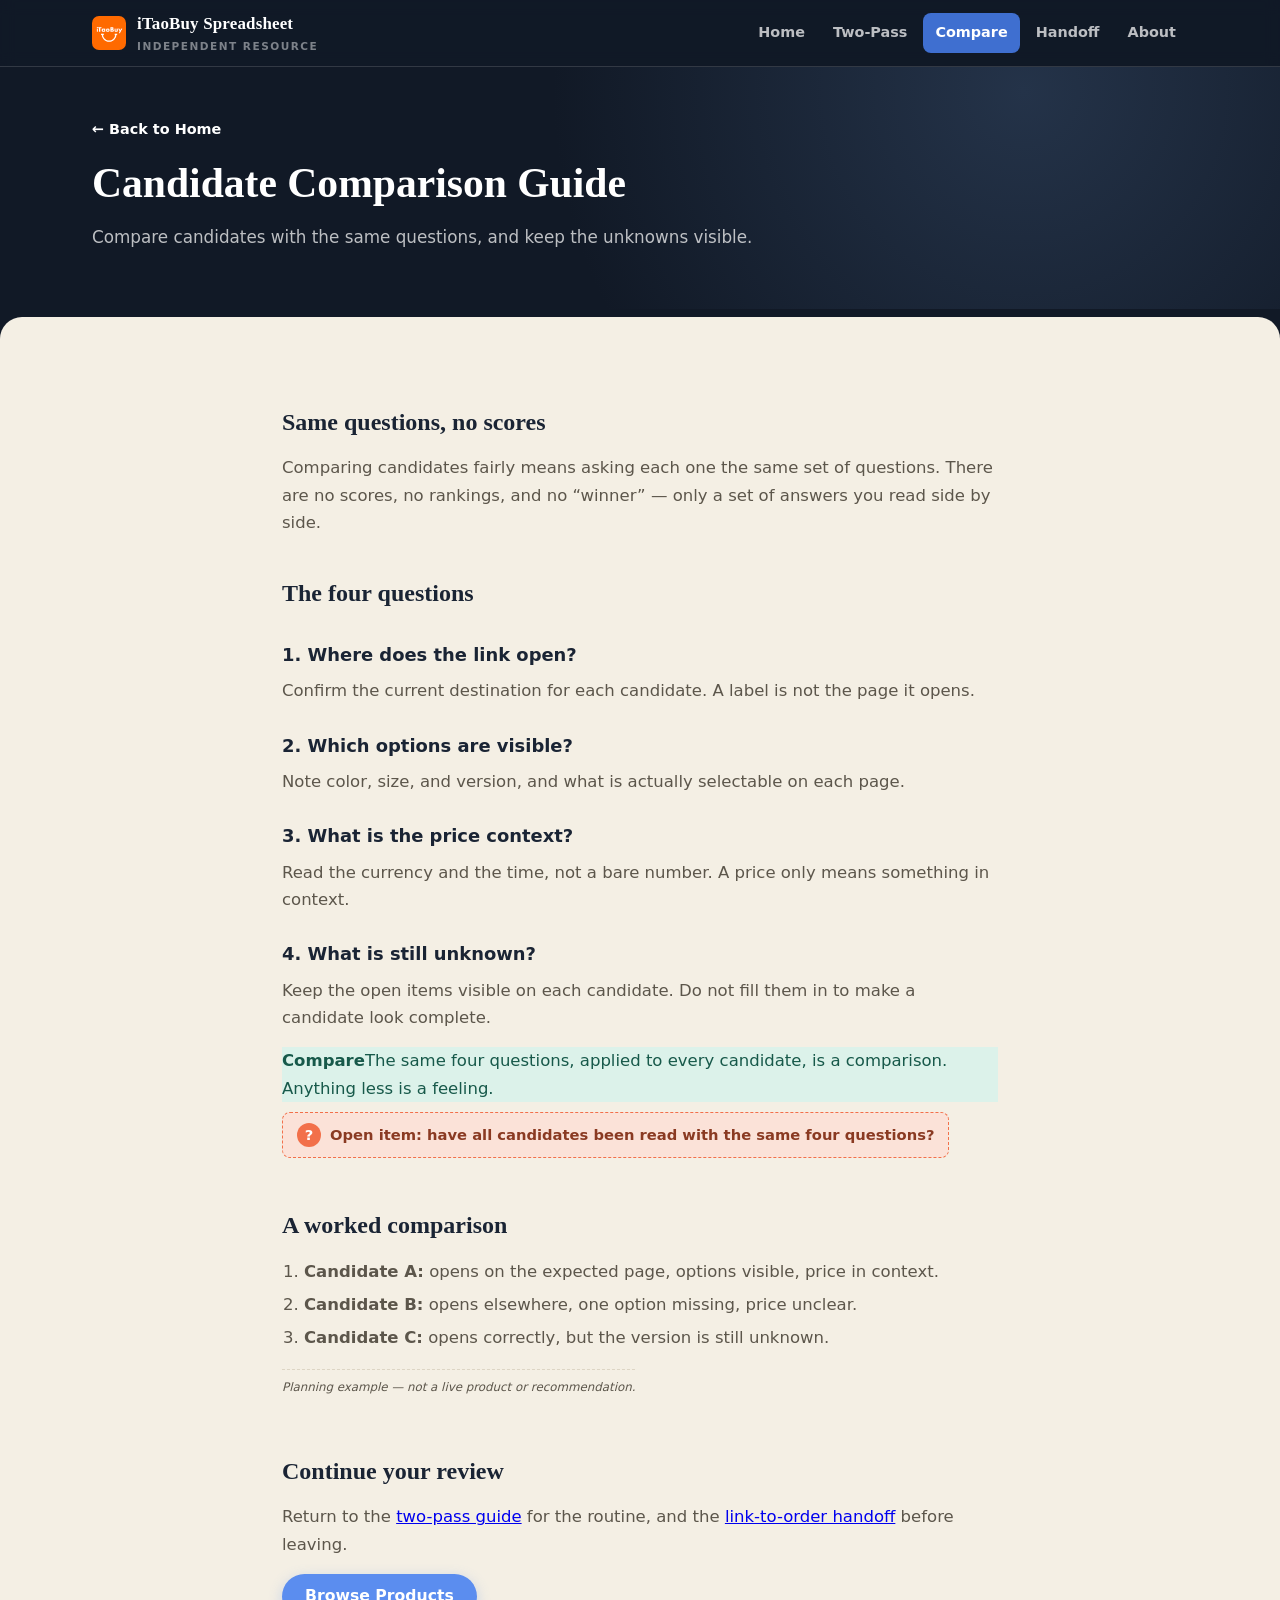
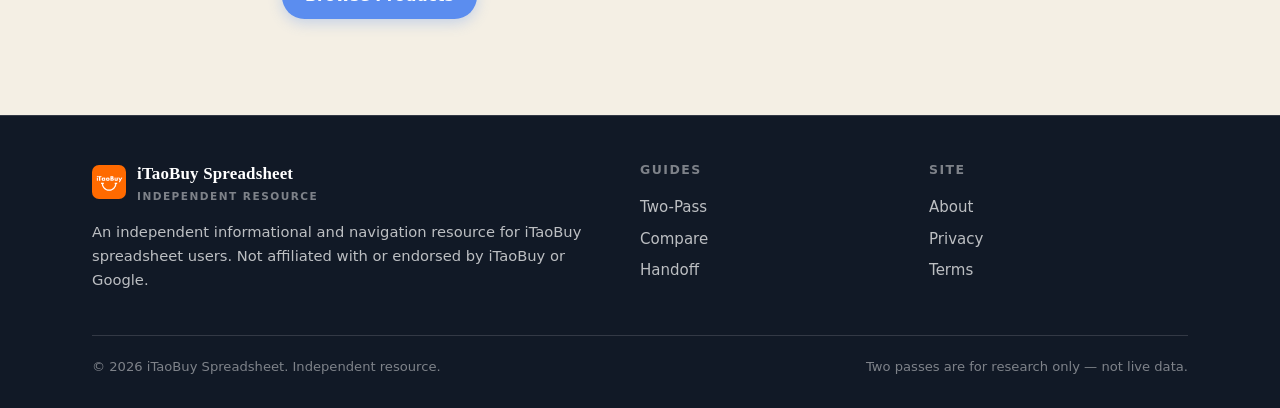
<file: candidate-comparison-guide/index.html>
<!DOCTYPE html>
<html lang="en">
<head>
  <meta charset="UTF-8">
  <meta name="viewport" content="width=device-width, initial-scale=1.0">
  <title>Candidate Comparison Guide | iTaoBuy Spreadsheet</title>
  <meta name="description" content="Compare iTaoBuy candidate links with the same questions, and keep the unknowns visible.">
  <link rel="canonical" href="https://repglide.github.io/itaobuy-spreadsheet/candidate-comparison-guide/">
  <link rel="icon" type="image/png" href="../assets/images/favicon.png">
  <link rel="stylesheet" href="../assets/css/styles.css">

  <meta property="og:type" content="article">
  <meta property="og:url" content="https://repglide.github.io/itaobuy-spreadsheet/candidate-comparison-guide/">
  <meta property="og:title" content="Candidate Comparison Guide | iTaoBuy Spreadsheet">
  <meta property="og:description" content="Compare iTaoBuy candidate links with the same questions, and keep the unknowns visible.">
  <meta name="twitter:card" content="summary">

  <script type="application/ld+json">
  {
    "@context": "https://schema.org",
    "@graph": [
      { "@type": "WebSite", "@id": "https://repglide.github.io/itaobuy-spreadsheet/#website", "url": "https://repglide.github.io/itaobuy-spreadsheet/", "name": "iTaoBuy Spreadsheet & Research Guide" },
      { "@type": "BreadcrumbList", "itemListElement": [
        { "@type": "ListItem", "position": 1, "name": "Home", "item": "https://repglide.github.io/itaobuy-spreadsheet/" },
        { "@type": "ListItem", "position": 2, "name": "Candidate Comparison Guide", "item": "https://repglide.github.io/itaobuy-spreadsheet/candidate-comparison-guide/" }
      ]},
      { "@type": "Article", "@id": "https://repglide.github.io/itaobuy-spreadsheet/candidate-comparison-guide/#article", "headline": "Candidate Comparison Guide", "description": "Compare iTaoBuy candidate links with the same questions, and keep the unknowns visible.", "isPartOf": { "@id": "https://repglide.github.io/itaobuy-spreadsheet/#website" } }
    ]
  }
  </script>
</head>
<body>
  <a href="#main-content" class="skip-link">Skip to main content</a>

  <header class="site-header">
    <div class="container header-inner">
      <a href="../index.html" class="brand" aria-label="iTaoBuy Spreadsheet Home">
        <img src="../assets/images/logo.png" alt="iTaoBuy logo" width="34" height="34">
        <span class="brand-name">iTaoBuy Spreadsheet<small>Independent Resource</small></span>
      </a>
      <button class="mobile-nav-toggle" aria-expanded="false" aria-label="Toggle navigation menu">
        <svg viewBox="0 0 24 24" fill="none" stroke="currentColor" stroke-width="2" width="22" height="22"><line x1="3" y1="6" x2="21" y2="6"></line><line x1="3" y1="12" x2="21" y2="12"></line><line x1="3" y1="18" x2="21" y2="18"></line></svg>
      </button>
      <nav class="main-nav" aria-label="Primary Navigation">
        <ul>
          <li><a href="../index.html">Home</a></li>
          <li><a href="../two-pass-spreadsheet-guide/">Two-Pass</a></li>
          <li><a href="../candidate-comparison-guide/" class="active">Compare</a></li>
          <li><a href="../link-to-order-handoff/">Handoff</a></li>
          <li><a href="../about/">About</a></li>
        </ul>
      </nav>
    </div>
  </header>

  <main id="main-content">
    <section class="page-hero">
      <div class="container">
        <a class="back-link" href="../index.html" style="color:#fff">← Back to Home</a>
        <h1>Candidate Comparison Guide</h1>
        <p>Compare candidates with the same questions, and keep the unknowns visible.</p>
      </div>
    </section>

    <div class="article-paper">
      <div class="article-body">
        <h2>Same questions, no scores</h2>
        <p>Comparing candidates fairly means asking each one the same set of questions. There are no scores, no rankings, and no &ldquo;winner&rdquo; — only a set of answers you read side by side.</p>

        <h2>The four questions</h2>
        <h3>1. Where does the link open?</h3>
        <p>Confirm the current destination for each candidate. A label is not the page it opens.</p>
        <h3>2. Which options are visible?</h3>
        <p>Note color, size, and version, and what is actually selectable on each page.</p>
        <h3>3. What is the price context?</h3>
        <p>Read the currency and the time, not a bare number. A price only means something in context.</p>
        <h3>4. What is still unknown?</h3>
        <p>Keep the open items visible on each candidate. Do not fill them in to make a candidate look complete.</p>

        <div class="margin-note" style="border-left-color:var(--teal);background:var(--teal-s);color:#17594a;"><strong>Compare</strong>The same four questions, applied to every candidate, is a comparison. Anything less is a feeling.</div>

        <div class="open-note"><span class="qmark">?</span>Open item: have all candidates been read with the same four questions?</div>

        <h2>A worked comparison</h2>
        <ol>
          <li><strong>Candidate A:</strong> opens on the expected page, options visible, price in context.</li>
          <li><strong>Candidate B:</strong> opens elsewhere, one option missing, price unclear.</li>
          <li><strong>Candidate C:</strong> opens correctly, but the version is still unknown.</li>
        </ol>
        <p class="example-flag">Planning example — not a live product or recommendation.</p>

        <h2>Continue your review</h2>
        <p>Return to the <a href="../two-pass-spreadsheet-guide/">two-pass guide</a> for the routine, and the <a href="../link-to-order-handoff/">link-to-order handoff</a> before leaving.</p>
        <p><a href="https://repglide.com/?agent=itaobuy" class="btn btn-primary" target="_blank" rel="nofollow noopener">Browse Products</a></p>
      </div>
    </div>
  </main>

  <footer class="site-footer">
    <div class="container">
      <div class="footer-grid">
        <div class="footer-brand">
          <a href="../index.html" class="brand" aria-label="iTaoBuy Spreadsheet Home">
            <img src="../assets/images/logo.png" alt="iTaoBuy logo" width="30" height="30">
            <span class="brand-name">iTaoBuy Spreadsheet<small>Independent Resource</small></span>
          </a>
          <p>An independent informational and navigation resource for iTaoBuy spreadsheet users. Not affiliated with or endorsed by iTaoBuy or Google.</p>
        </div>
        <div class="footer-col">
          <h4>Guides</h4>
          <ul>
            <li><a href="../two-pass-spreadsheet-guide/">Two-Pass</a></li>
            <li><a href="../candidate-comparison-guide/">Compare</a></li>
            <li><a href="../link-to-order-handoff/">Handoff</a></li>
          </ul>
        </div>
        <div class="footer-col">
          <h4>Site</h4>
          <ul>
            <li><a href="../about/">About</a></li>
            <li><a href="../privacy/">Privacy</a></li>
            <li><a href="../terms/">Terms</a></li>
          </ul>
        </div>
      </div>
      <div class="footer-bottom">
        <span>&copy; <span id="year">2026</span> iTaoBuy Spreadsheet. Independent resource.</span>
        <span>Two passes are for research only — not live data.</span>
      </div>
    </div>
  </footer>

  <script src="../assets/js/main.js"></script>
</body>
</html>
</file>
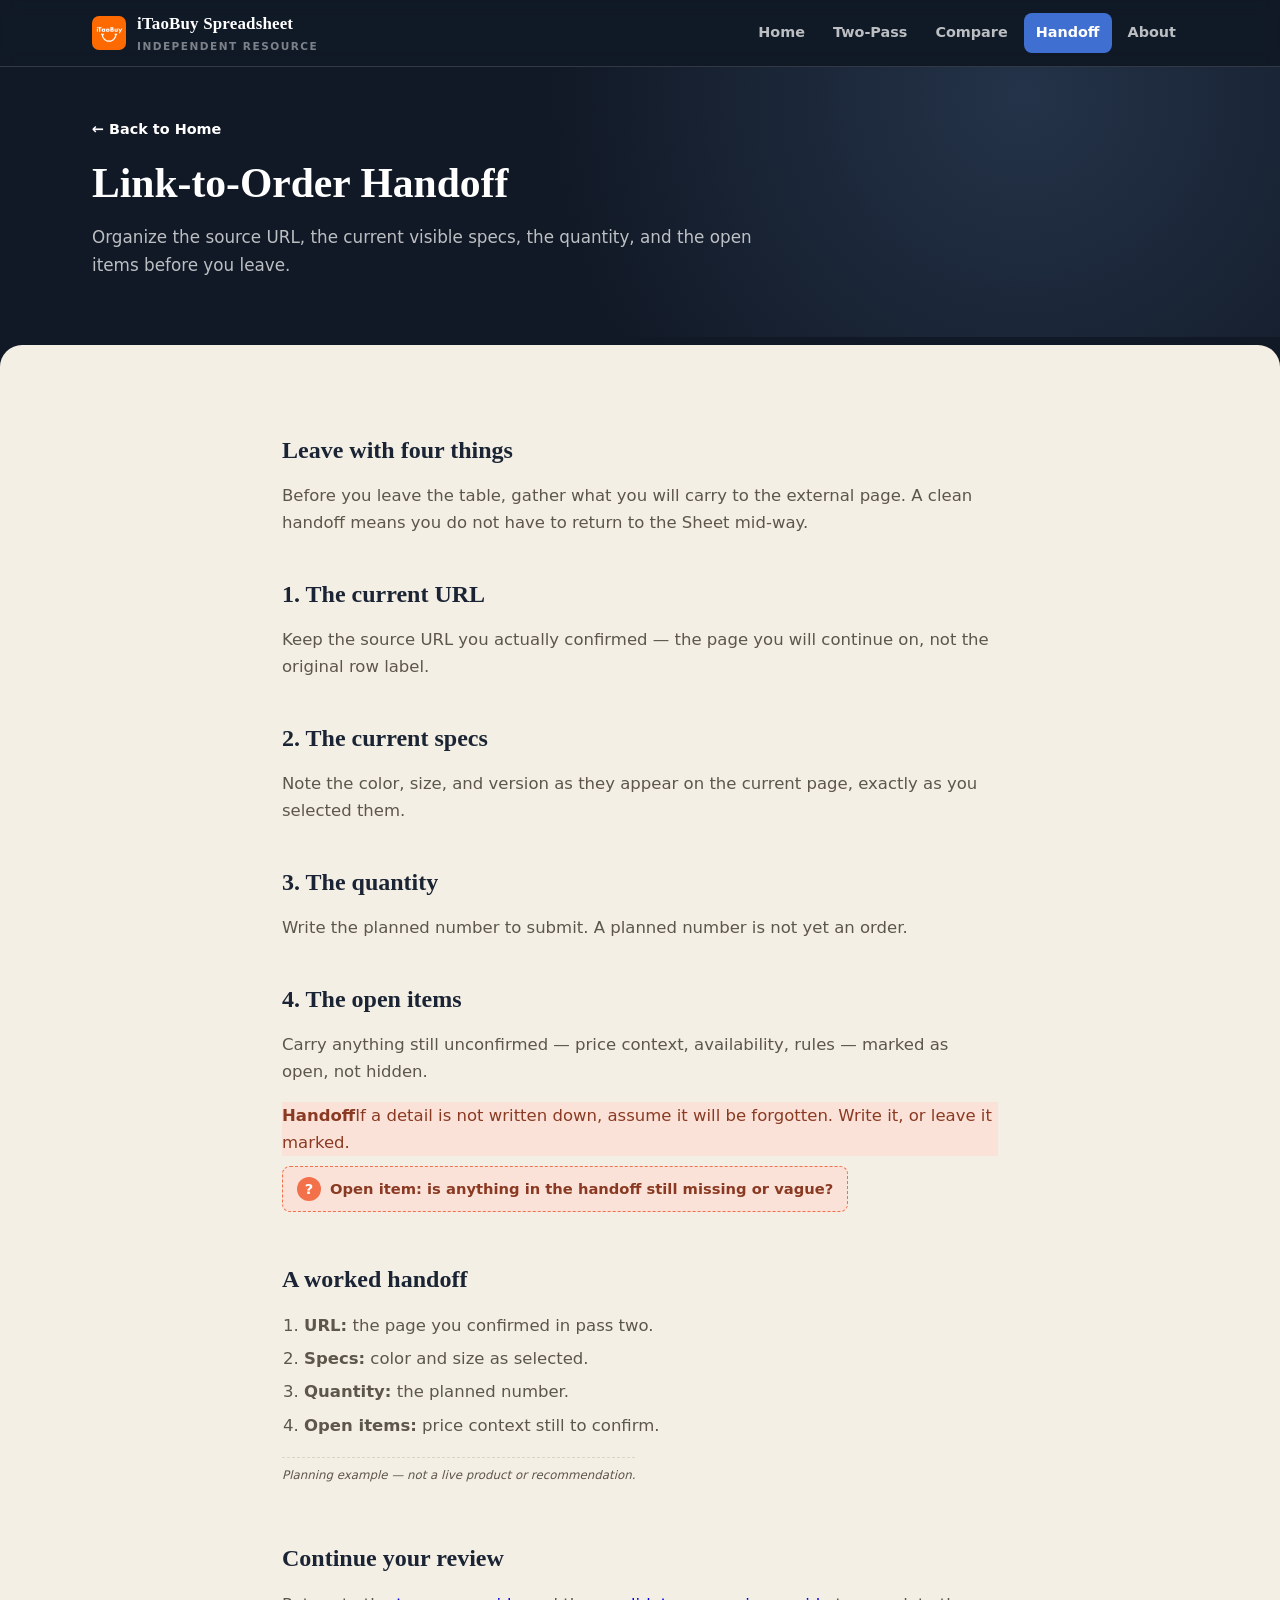
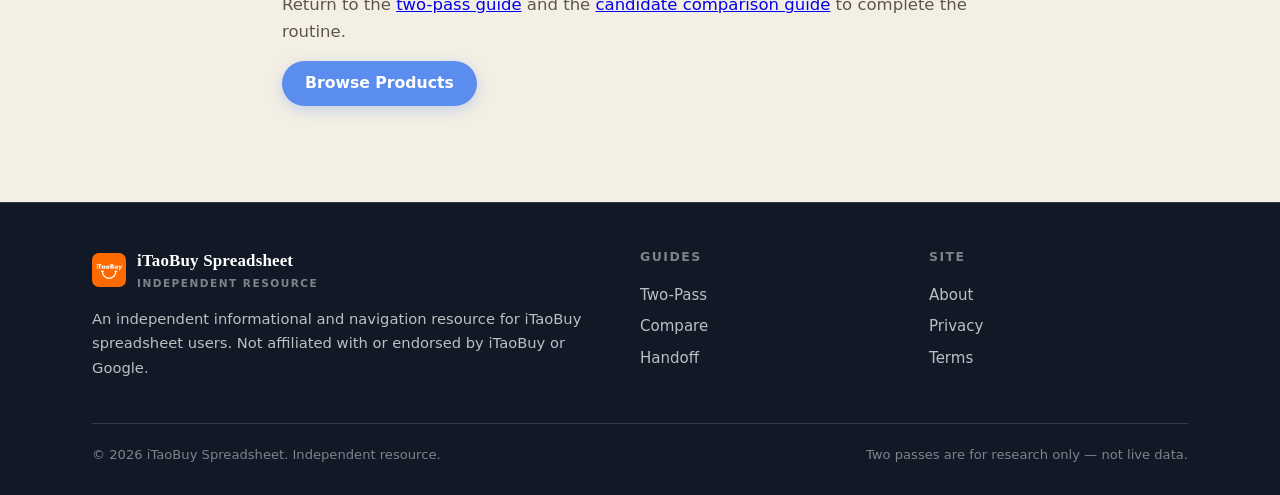
<file: link-to-order-handoff/index.html>
<!DOCTYPE html>
<html lang="en">
<head>
  <meta charset="UTF-8">
  <meta name="viewport" content="width=device-width, initial-scale=1.0">
  <title>Link-to-Order Handoff | iTaoBuy Spreadsheet</title>
  <meta name="description" content="Organize the source URL, current visible specs, quantity, and open items before leaving the iTaoBuy spreadsheet.">
  <link rel="canonical" href="https://repglide.github.io/itaobuy-spreadsheet/link-to-order-handoff/">
  <link rel="icon" type="image/png" href="../assets/images/favicon.png">
  <link rel="stylesheet" href="../assets/css/styles.css">

  <meta property="og:type" content="article">
  <meta property="og:url" content="https://repglide.github.io/itaobuy-spreadsheet/link-to-order-handoff/">
  <meta property="og:title" content="Link-to-Order Handoff | iTaoBuy Spreadsheet">
  <meta property="og:description" content="Organize the source URL, current visible specs, quantity, and open items before leaving the iTaoBuy spreadsheet.">
  <meta name="twitter:card" content="summary">

  <script type="application/ld+json">
  {
    "@context": "https://schema.org",
    "@graph": [
      { "@type": "WebSite", "@id": "https://repglide.github.io/itaobuy-spreadsheet/#website", "url": "https://repglide.github.io/itaobuy-spreadsheet/", "name": "iTaoBuy Spreadsheet & Research Guide" },
      { "@type": "BreadcrumbList", "itemListElement": [
        { "@type": "ListItem", "position": 1, "name": "Home", "item": "https://repglide.github.io/itaobuy-spreadsheet/" },
        { "@type": "ListItem", "position": 2, "name": "Link-to-Order Handoff", "item": "https://repglide.github.io/itaobuy-spreadsheet/link-to-order-handoff/" }
      ]},
      { "@type": "Article", "@id": "https://repglide.github.io/itaobuy-spreadsheet/link-to-order-handoff/#article", "headline": "Link-to-Order Handoff", "description": "Organize the source URL, current visible specs, quantity, and open items before leaving the iTaoBuy spreadsheet.", "isPartOf": { "@id": "https://repglide.github.io/itaobuy-spreadsheet/#website" } }
    ]
  }
  </script>
</head>
<body>
  <a href="#main-content" class="skip-link">Skip to main content</a>

  <header class="site-header">
    <div class="container header-inner">
      <a href="../index.html" class="brand" aria-label="iTaoBuy Spreadsheet Home">
        <img src="../assets/images/logo.png" alt="iTaoBuy logo" width="34" height="34">
        <span class="brand-name">iTaoBuy Spreadsheet<small>Independent Resource</small></span>
      </a>
      <button class="mobile-nav-toggle" aria-expanded="false" aria-label="Toggle navigation menu">
        <svg viewBox="0 0 24 24" fill="none" stroke="currentColor" stroke-width="2" width="22" height="22"><line x1="3" y1="6" x2="21" y2="6"></line><line x1="3" y1="12" x2="21" y2="12"></line><line x1="3" y1="18" x2="21" y2="18"></line></svg>
      </button>
      <nav class="main-nav" aria-label="Primary Navigation">
        <ul>
          <li><a href="../index.html">Home</a></li>
          <li><a href="../two-pass-spreadsheet-guide/">Two-Pass</a></li>
          <li><a href="../candidate-comparison-guide/">Compare</a></li>
          <li><a href="../link-to-order-handoff/" class="active">Handoff</a></li>
          <li><a href="../about/">About</a></li>
        </ul>
      </nav>
    </div>
  </header>

  <main id="main-content">
    <section class="page-hero">
      <div class="container">
        <a class="back-link" href="../index.html" style="color:#fff">← Back to Home</a>
        <h1>Link-to-Order Handoff</h1>
        <p>Organize the source URL, the current visible specs, the quantity, and the open items before you leave.</p>
      </div>
    </section>

    <div class="article-paper">
      <div class="article-body">
        <h2>Leave with four things</h2>
        <p>Before you leave the table, gather what you will carry to the external page. A clean handoff means you do not have to return to the Sheet mid-way.</p>

        <h2>1. The current URL</h2>
        <p>Keep the source URL you actually confirmed — the page you will continue on, not the original row label.</p>

        <h2>2. The current specs</h2>
        <p>Note the color, size, and version as they appear on the current page, exactly as you selected them.</p>

        <h2>3. The quantity</h2>
        <p>Write the planned number to submit. A planned number is not yet an order.</p>

        <h2>4. The open items</h2>
        <p>Carry anything still unconfirmed — price context, availability, rules — marked as open, not hidden.</p>

        <div class="margin-note" style="border-left-color:var(--coral);background:var(--coral-s);color:#8a3a22;"><strong>Handoff</strong>If a detail is not written down, assume it will be forgotten. Write it, or leave it marked.</div>

        <div class="open-note"><span class="qmark">?</span>Open item: is anything in the handoff still missing or vague?</div>

        <h2>A worked handoff</h2>
        <ol>
          <li><strong>URL:</strong> the page you confirmed in pass two.</li>
          <li><strong>Specs:</strong> color and size as selected.</li>
          <li><strong>Quantity:</strong> the planned number.</li>
          <li><strong>Open items:</strong> price context still to confirm.</li>
        </ol>
        <p class="example-flag">Planning example — not a live product or recommendation.</p>

        <h2>Continue your review</h2>
        <p>Return to the <a href="../two-pass-spreadsheet-guide/">two-pass guide</a> and the <a href="../candidate-comparison-guide/">candidate comparison guide</a> to complete the routine.</p>
        <p><a href="https://repglide.com/?agent=itaobuy" class="btn btn-primary" target="_blank" rel="nofollow noopener">Browse Products</a></p>
      </div>
    </div>
  </main>

  <footer class="site-footer">
    <div class="container">
      <div class="footer-grid">
        <div class="footer-brand">
          <a href="../index.html" class="brand" aria-label="iTaoBuy Spreadsheet Home">
            <img src="../assets/images/logo.png" alt="iTaoBuy logo" width="30" height="30">
            <span class="brand-name">iTaoBuy Spreadsheet<small>Independent Resource</small></span>
          </a>
          <p>An independent informational and navigation resource for iTaoBuy spreadsheet users. Not affiliated with or endorsed by iTaoBuy or Google.</p>
        </div>
        <div class="footer-col">
          <h4>Guides</h4>
          <ul>
            <li><a href="../two-pass-spreadsheet-guide/">Two-Pass</a></li>
            <li><a href="../candidate-comparison-guide/">Compare</a></li>
            <li><a href="../link-to-order-handoff/">Handoff</a></li>
          </ul>
        </div>
        <div class="footer-col">
          <h4>Site</h4>
          <ul>
            <li><a href="../about/">About</a></li>
            <li><a href="../privacy/">Privacy</a></li>
            <li><a href="../terms/">Terms</a></li>
          </ul>
        </div>
      </div>
      <div class="footer-bottom">
        <span>&copy; <span id="year">2026</span> iTaoBuy Spreadsheet. Independent resource.</span>
        <span>Two passes are for research only — not live data.</span>
      </div>
    </div>
  </footer>

  <script src="../assets/js/main.js"></script>
</body>
</html>
</file>
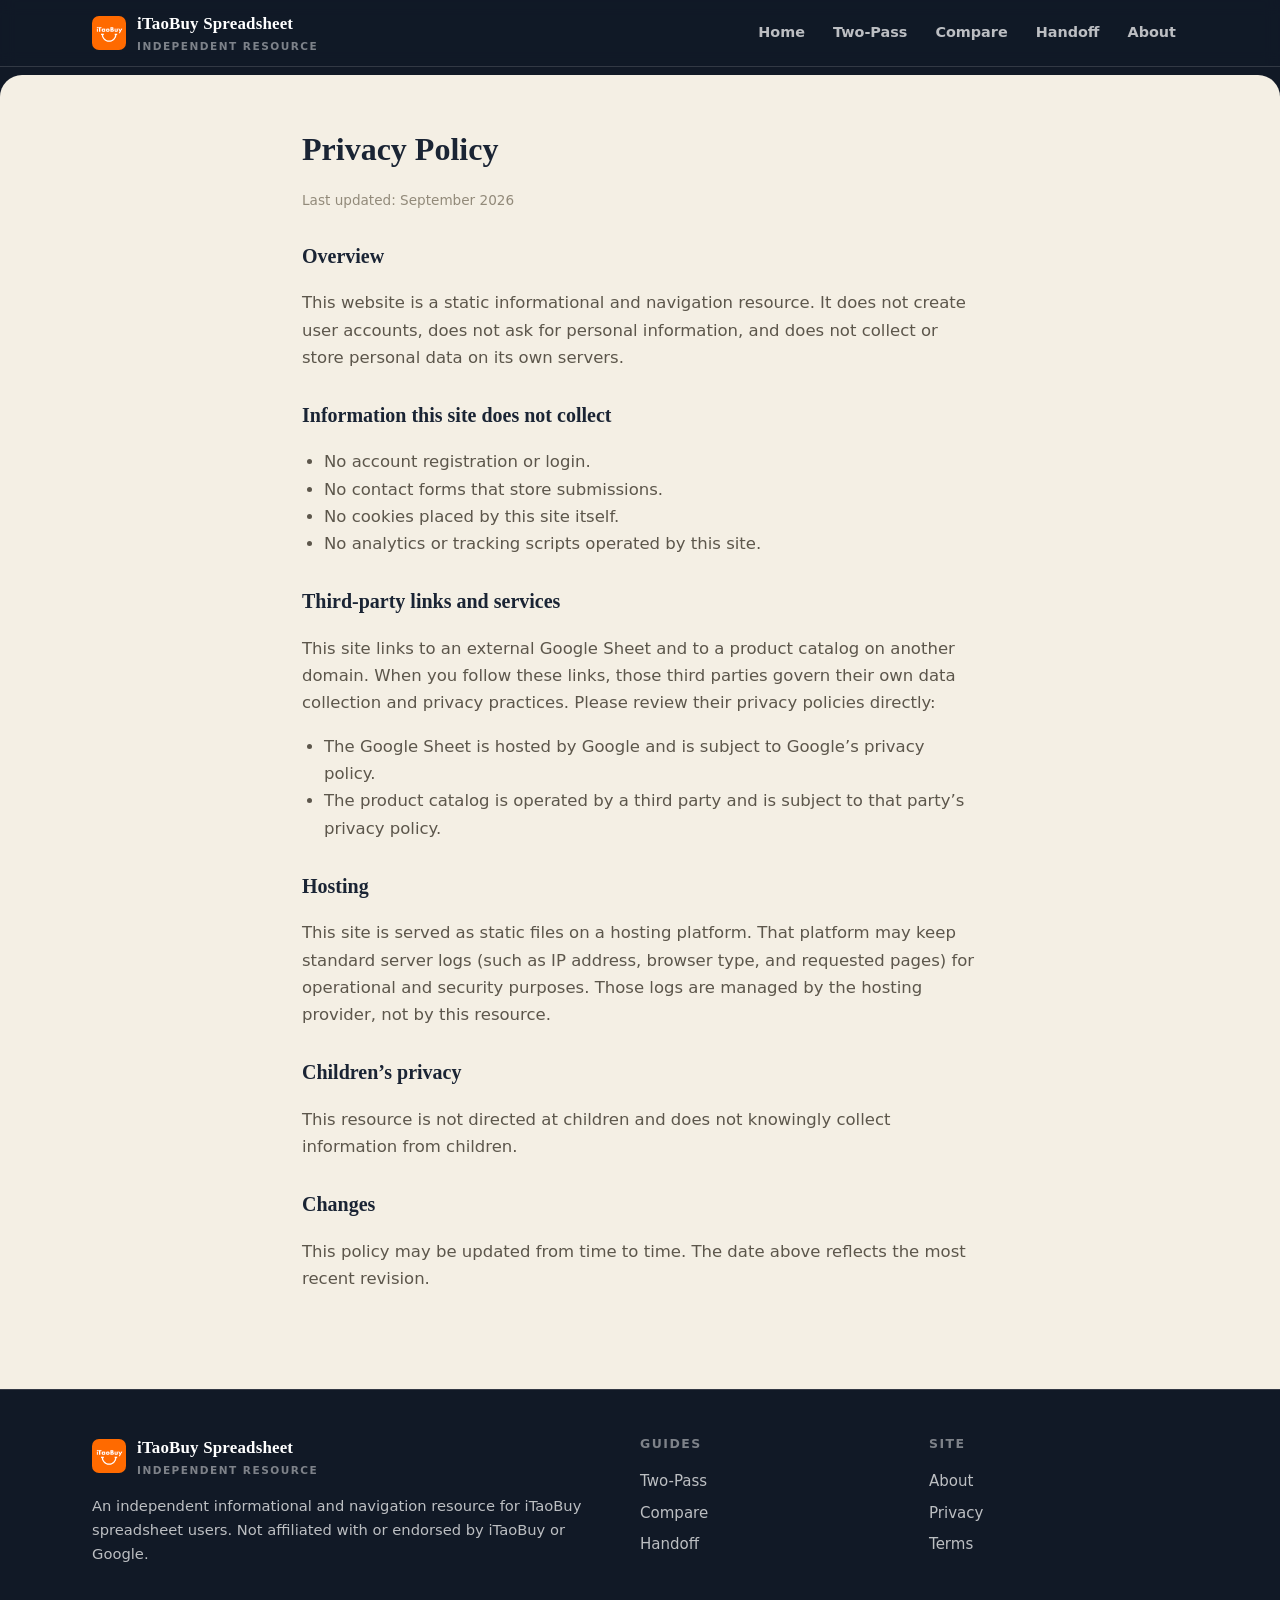
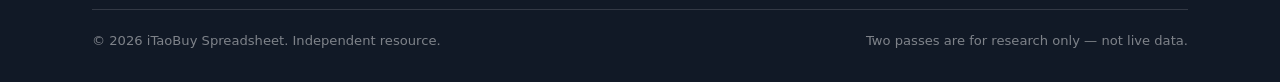
<file: privacy/index.html>
<!DOCTYPE html>
<html lang="en">
<head>
  <meta charset="UTF-8">
  <meta name="viewport" content="width=device-width, initial-scale=1.0">
  <title>Privacy Policy | iTaoBuy Spreadsheet</title>
  <meta name="description" content="Privacy policy for the iTaoBuy Spreadsheet independent resource.">
  <link rel="canonical" href="https://repglide.github.io/itaobuy-spreadsheet/privacy/">
  <link rel="icon" type="image/png" href="../assets/images/favicon.png">
  <link rel="stylesheet" href="../assets/css/styles.css">
  <meta name="robots" content="index, follow">
</head>
<body>
  <a href="#main-content" class="skip-link">Skip to main content</a>

  <header class="site-header">
    <div class="container header-inner">
      <a href="../index.html" class="brand" aria-label="iTaoBuy Spreadsheet Home">
        <img src="../assets/images/logo.png" alt="iTaoBuy logo" width="34" height="34">
        <span class="brand-name">iTaoBuy Spreadsheet<small>Independent Resource</small></span>
      </a>
      <button class="mobile-nav-toggle" aria-expanded="false" aria-label="Toggle navigation menu">
        <svg viewBox="0 0 24 24" fill="none" stroke="currentColor" stroke-width="2" width="22" height="22"><line x1="3" y1="6" x2="21" y2="6"></line><line x1="3" y1="12" x2="21" y2="12"></line><line x1="3" y1="18" x2="21" y2="18"></line></svg>
      </button>
      <nav class="main-nav" aria-label="Primary Navigation">
        <ul>
          <li><a href="../index.html">Home</a></li>
          <li><a href="../two-pass-spreadsheet-guide/">Two-Pass</a></li>
          <li><a href="../candidate-comparison-guide/">Compare</a></li>
          <li><a href="../link-to-order-handoff/">Handoff</a></li>
          <li><a href="../about/">About</a></li>
        </ul>
      </nav>
    </div>
  </header>

  <main id="main-content">
    <div class="article-paper">
      <div class="legal-body">
        <h1>Privacy Policy</h1>
        <p class="legal-date">Last updated: September 2026</p>

        <h2>Overview</h2>
        <p>This website is a static informational and navigation resource. It does not create user accounts, does not ask for personal information, and does not collect or store personal data on its own servers.</p>

        <h2>Information this site does not collect</h2>
        <ul>
          <li>No account registration or login.</li>
          <li>No contact forms that store submissions.</li>
          <li>No cookies placed by this site itself.</li>
          <li>No analytics or tracking scripts operated by this site.</li>
        </ul>

        <h2>Third-party links and services</h2>
        <p>This site links to an external Google Sheet and to a product catalog on another domain. When you follow these links, those third parties govern their own data collection and privacy practices. Please review their privacy policies directly:</p>
        <ul>
          <li>The Google Sheet is hosted by Google and is subject to Google&rsquo;s privacy policy.</li>
          <li>The product catalog is operated by a third party and is subject to that party&rsquo;s privacy policy.</li>
        </ul>

        <h2>Hosting</h2>
        <p>This site is served as static files on a hosting platform. That platform may keep standard server logs (such as IP address, browser type, and requested pages) for operational and security purposes. Those logs are managed by the hosting provider, not by this resource.</p>

        <h2>Children&rsquo;s privacy</h2>
        <p>This resource is not directed at children and does not knowingly collect information from children.</p>

        <h2>Changes</h2>
        <p>This policy may be updated from time to time. The date above reflects the most recent revision.</p>
      </div>
    </div>
  </main>

  <footer class="site-footer">
    <div class="container">
      <div class="footer-grid">
        <div class="footer-brand">
          <a href="../index.html" class="brand" aria-label="iTaoBuy Spreadsheet Home">
            <img src="../assets/images/logo.png" alt="iTaoBuy logo" width="30" height="30">
            <span class="brand-name">iTaoBuy Spreadsheet<small>Independent Resource</small></span>
          </a>
          <p>An independent informational and navigation resource for iTaoBuy spreadsheet users. Not affiliated with or endorsed by iTaoBuy or Google.</p>
        </div>
        <div class="footer-col">
          <h4>Guides</h4>
          <ul>
            <li><a href="../two-pass-spreadsheet-guide/">Two-Pass</a></li>
            <li><a href="../candidate-comparison-guide/">Compare</a></li>
            <li><a href="../link-to-order-handoff/">Handoff</a></li>
          </ul>
        </div>
        <div class="footer-col">
          <h4>Site</h4>
          <ul>
            <li><a href="../about/">About</a></li>
            <li><a href="../privacy/">Privacy</a></li>
            <li><a href="../terms/">Terms</a></li>
          </ul>
        </div>
      </div>
      <div class="footer-bottom">
        <span>&copy; <span id="year">2026</span> iTaoBuy Spreadsheet. Independent resource.</span>
        <span>Two passes are for research only — not live data.</span>
      </div>
    </div>
  </footer>

  <script src="../assets/js/main.js"></script>
</body>
</html>
</file>
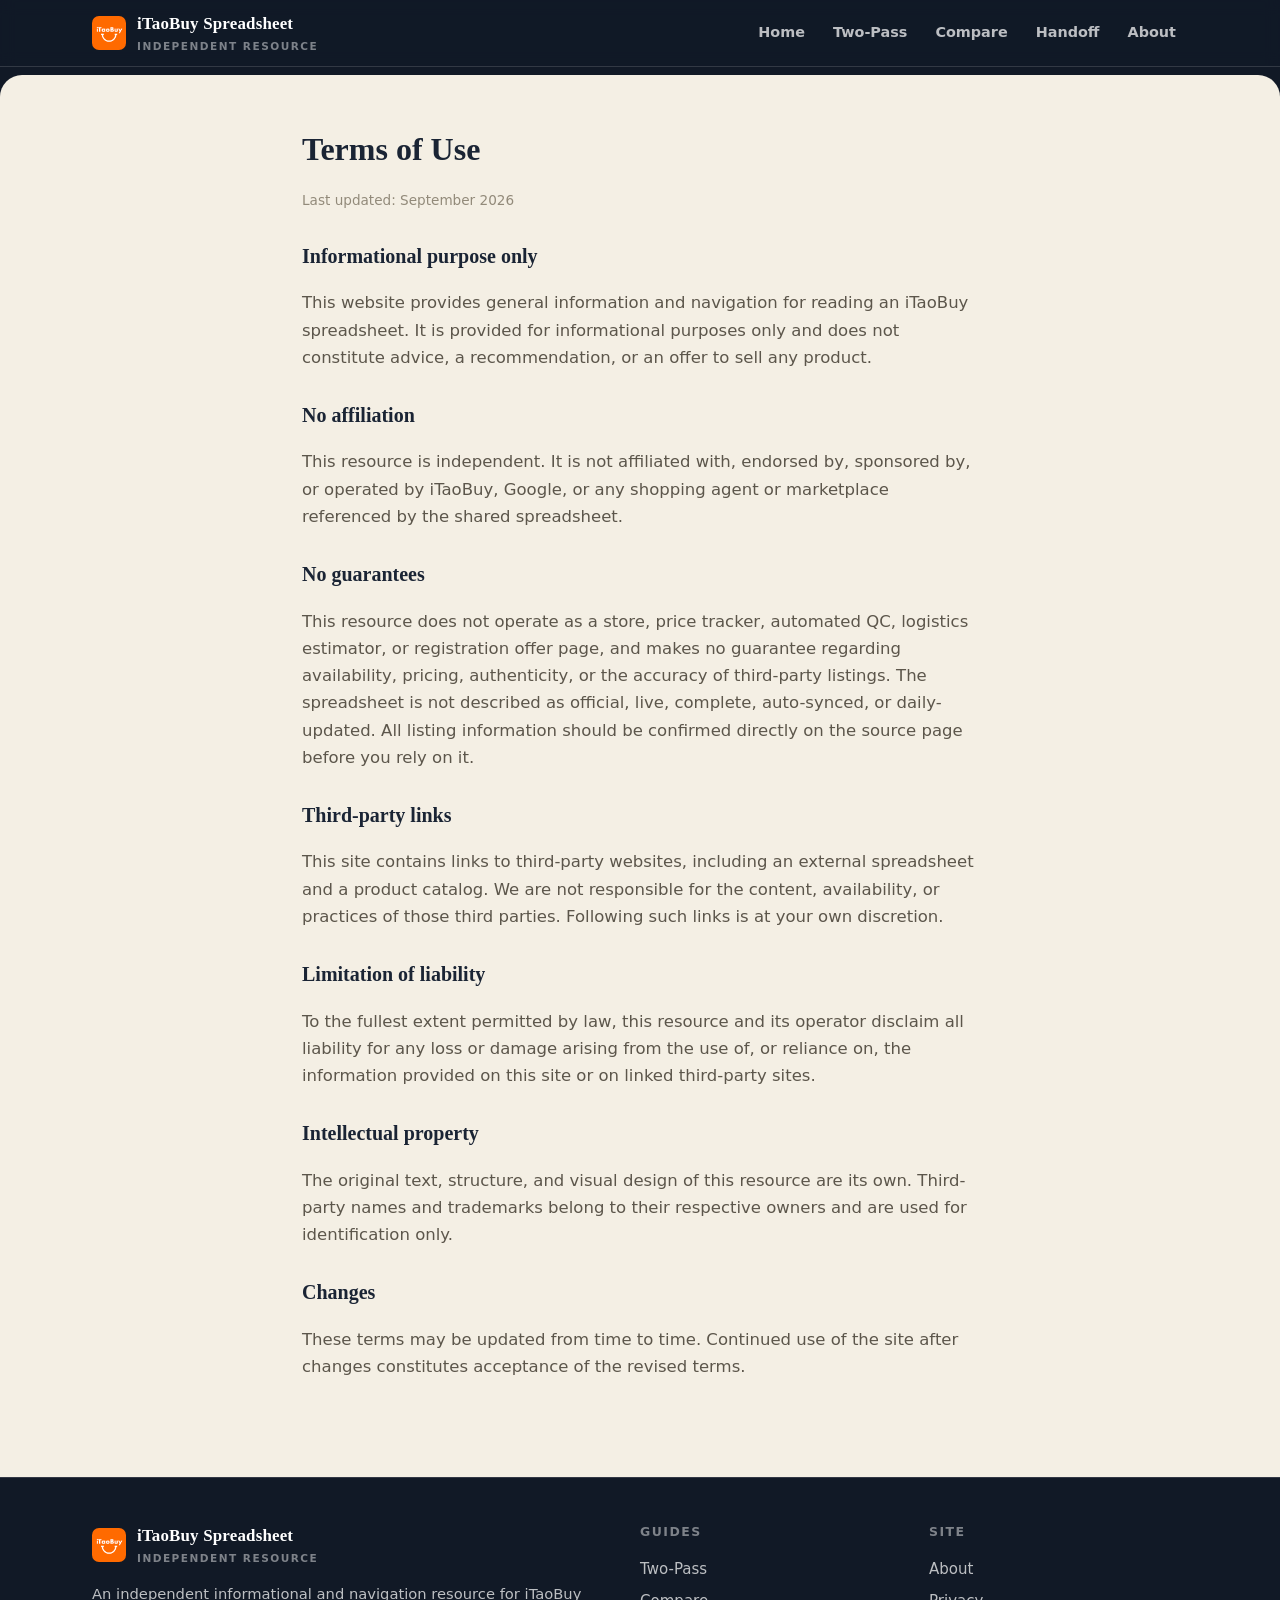
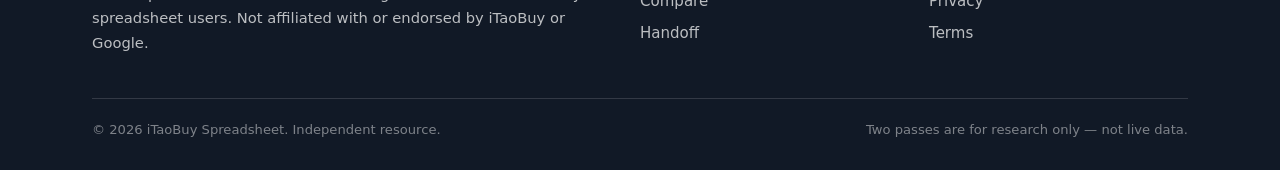
<file: terms/index.html>
<!DOCTYPE html>
<html lang="en">
<head>
  <meta charset="UTF-8">
  <meta name="viewport" content="width=device-width, initial-scale=1.0">
  <title>Terms of Use | iTaoBuy Spreadsheet</title>
  <meta name="description" content="Terms of use for the iTaoBuy Spreadsheet independent resource.">
  <link rel="canonical" href="https://repglide.github.io/itaobuy-spreadsheet/terms/">
  <link rel="icon" type="image/png" href="../assets/images/favicon.png">
  <link rel="stylesheet" href="../assets/css/styles.css">
  <meta name="robots" content="index, follow">
</head>
<body>
  <a href="#main-content" class="skip-link">Skip to main content</a>

  <header class="site-header">
    <div class="container header-inner">
      <a href="../index.html" class="brand" aria-label="iTaoBuy Spreadsheet Home">
        <img src="../assets/images/logo.png" alt="iTaoBuy logo" width="34" height="34">
        <span class="brand-name">iTaoBuy Spreadsheet<small>Independent Resource</small></span>
      </a>
      <button class="mobile-nav-toggle" aria-expanded="false" aria-label="Toggle navigation menu">
        <svg viewBox="0 0 24 24" fill="none" stroke="currentColor" stroke-width="2" width="22" height="22"><line x1="3" y1="6" x2="21" y2="6"></line><line x1="3" y1="12" x2="21" y2="12"></line><line x1="3" y1="18" x2="21" y2="18"></line></svg>
      </button>
      <nav class="main-nav" aria-label="Primary Navigation">
        <ul>
          <li><a href="../index.html">Home</a></li>
          <li><a href="../two-pass-spreadsheet-guide/">Two-Pass</a></li>
          <li><a href="../candidate-comparison-guide/">Compare</a></li>
          <li><a href="../link-to-order-handoff/">Handoff</a></li>
          <li><a href="../about/">About</a></li>
        </ul>
      </nav>
    </div>
  </header>

  <main id="main-content">
    <div class="article-paper">
      <div class="legal-body">
        <h1>Terms of Use</h1>
        <p class="legal-date">Last updated: September 2026</p>

        <h2>Informational purpose only</h2>
        <p>This website provides general information and navigation for reading an iTaoBuy spreadsheet. It is provided for informational purposes only and does not constitute advice, a recommendation, or an offer to sell any product.</p>

        <h2>No affiliation</h2>
        <p>This resource is independent. It is not affiliated with, endorsed by, sponsored by, or operated by iTaoBuy, Google, or any shopping agent or marketplace referenced by the shared spreadsheet.</p>

        <h2>No guarantees</h2>
        <p>This resource does not operate as a store, price tracker, automated QC, logistics estimator, or registration offer page, and makes no guarantee regarding availability, pricing, authenticity, or the accuracy of third-party listings. The spreadsheet is not described as official, live, complete, auto-synced, or daily-updated. All listing information should be confirmed directly on the source page before you rely on it.</p>

        <h2>Third-party links</h2>
        <p>This site contains links to third-party websites, including an external spreadsheet and a product catalog. We are not responsible for the content, availability, or practices of those third parties. Following such links is at your own discretion.</p>

        <h2>Limitation of liability</h2>
        <p>To the fullest extent permitted by law, this resource and its operator disclaim all liability for any loss or damage arising from the use of, or reliance on, the information provided on this site or on linked third-party sites.</p>

        <h2>Intellectual property</h2>
        <p>The original text, structure, and visual design of this resource are its own. Third-party names and trademarks belong to their respective owners and are used for identification only.</p>

        <h2>Changes</h2>
        <p>These terms may be updated from time to time. Continued use of the site after changes constitutes acceptance of the revised terms.</p>
      </div>
    </div>
  </main>

  <footer class="site-footer">
    <div class="container">
      <div class="footer-grid">
        <div class="footer-brand">
          <a href="../index.html" class="brand" aria-label="iTaoBuy Spreadsheet Home">
            <img src="../assets/images/logo.png" alt="iTaoBuy logo" width="30" height="30">
            <span class="brand-name">iTaoBuy Spreadsheet<small>Independent Resource</small></span>
          </a>
          <p>An independent informational and navigation resource for iTaoBuy spreadsheet users. Not affiliated with or endorsed by iTaoBuy or Google.</p>
        </div>
        <div class="footer-col">
          <h4>Guides</h4>
          <ul>
            <li><a href="../two-pass-spreadsheet-guide/">Two-Pass</a></li>
            <li><a href="../candidate-comparison-guide/">Compare</a></li>
            <li><a href="../link-to-order-handoff/">Handoff</a></li>
          </ul>
        </div>
        <div class="footer-col">
          <h4>Site</h4>
          <ul>
            <li><a href="../about/">About</a></li>
            <li><a href="../privacy/">Privacy</a></li>
            <li><a href="../terms/">Terms</a></li>
          </ul>
        </div>
      </div>
      <div class="footer-bottom">
        <span>&copy; <span id="year">2026</span> iTaoBuy Spreadsheet. Independent resource.</span>
        <span>Two passes are for research only — not live data.</span>
      </div>
    </div>
  </footer>

  <script src="../assets/js/main.js"></script>
</body>
</html>
</file>
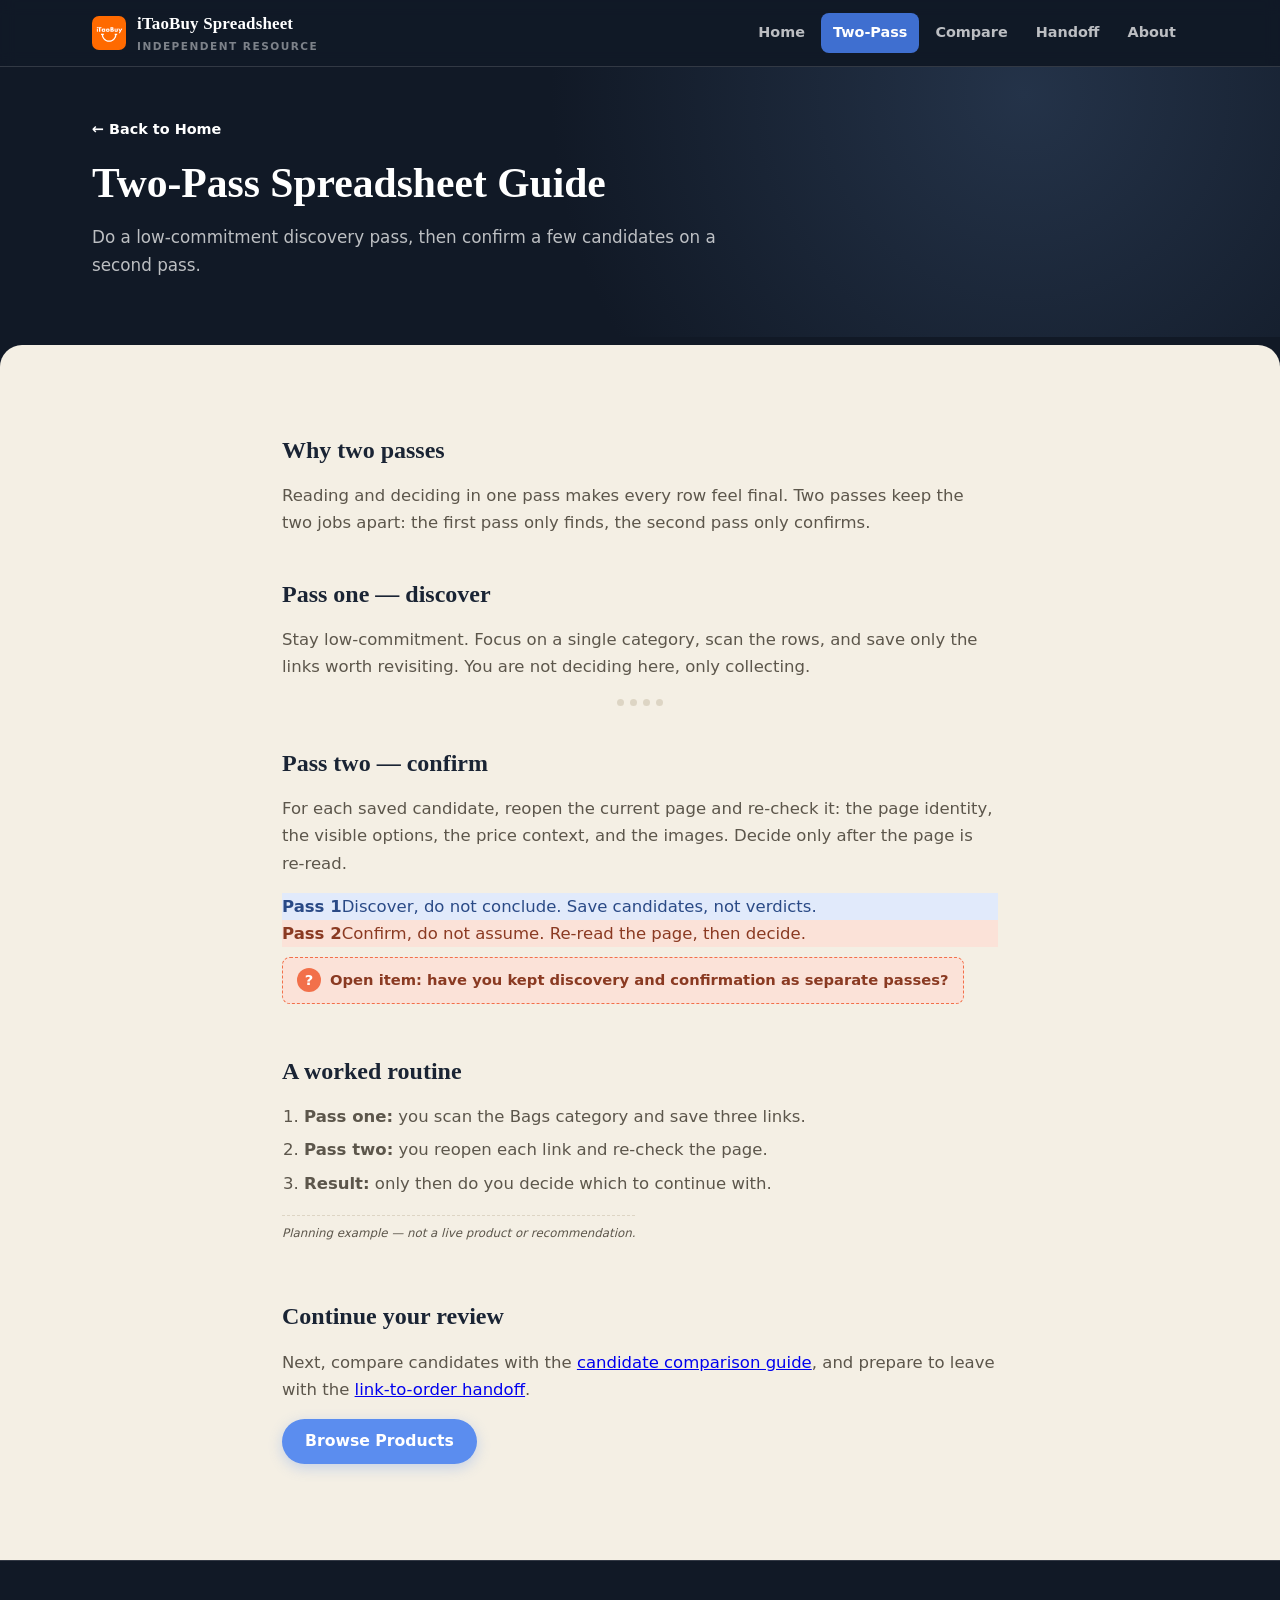
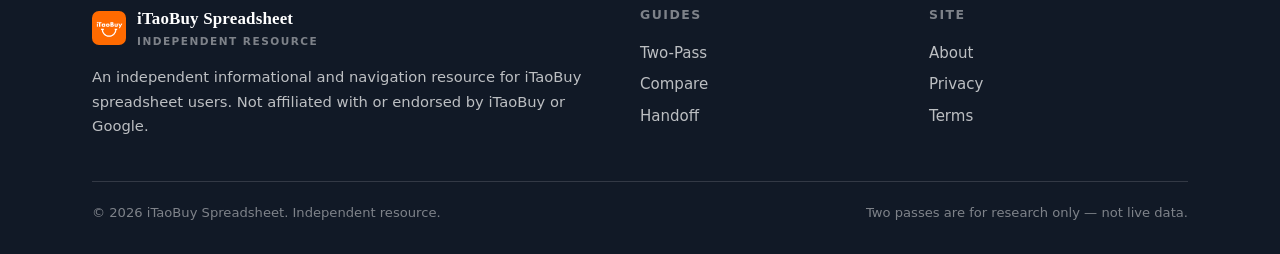
<file: two-pass-spreadsheet-guide/index.html>
<!DOCTYPE html>
<html lang="en">
<head>
  <meta charset="UTF-8">
  <meta name="viewport" content="width=device-width, initial-scale=1.0">
  <title>Two-Pass Spreadsheet Guide | iTaoBuy Spreadsheet</title>
  <meta name="description" content="Do a low-commitment discovery pass over the iTaoBuy spreadsheet, then confirm a few candidates on a second pass.">
  <link rel="canonical" href="https://repglide.github.io/itaobuy-spreadsheet/two-pass-spreadsheet-guide/">
  <link rel="icon" type="image/png" href="../assets/images/favicon.png">
  <link rel="stylesheet" href="../assets/css/styles.css">

  <meta property="og:type" content="article">
  <meta property="og:url" content="https://repglide.github.io/itaobuy-spreadsheet/two-pass-spreadsheet-guide/">
  <meta property="og:title" content="Two-Pass Spreadsheet Guide | iTaoBuy Spreadsheet">
  <meta property="og:description" content="Do a low-commitment discovery pass over the iTaoBuy spreadsheet, then confirm a few candidates on a second pass.">
  <meta name="twitter:card" content="summary">

  <script type="application/ld+json">
  {
    "@context": "https://schema.org",
    "@graph": [
      { "@type": "WebSite", "@id": "https://repglide.github.io/itaobuy-spreadsheet/#website", "url": "https://repglide.github.io/itaobuy-spreadsheet/", "name": "iTaoBuy Spreadsheet & Research Guide" },
      { "@type": "BreadcrumbList", "itemListElement": [
        { "@type": "ListItem", "position": 1, "name": "Home", "item": "https://repglide.github.io/itaobuy-spreadsheet/" },
        { "@type": "ListItem", "position": 2, "name": "Two-Pass Spreadsheet Guide", "item": "https://repglide.github.io/itaobuy-spreadsheet/two-pass-spreadsheet-guide/" }
      ]},
      { "@type": "Article", "@id": "https://repglide.github.io/itaobuy-spreadsheet/two-pass-spreadsheet-guide/#article", "headline": "Two-Pass Spreadsheet Guide", "description": "Do a low-commitment discovery pass over the iTaoBuy spreadsheet, then confirm a few candidates on a second pass.", "isPartOf": { "@id": "https://repglide.github.io/itaobuy-spreadsheet/#website" } }
    ]
  }
  </script>
</head>
<body>
  <a href="#main-content" class="skip-link">Skip to main content</a>

  <header class="site-header">
    <div class="container header-inner">
      <a href="../index.html" class="brand" aria-label="iTaoBuy Spreadsheet Home">
        <img src="../assets/images/logo.png" alt="iTaoBuy logo" width="34" height="34">
        <span class="brand-name">iTaoBuy Spreadsheet<small>Independent Resource</small></span>
      </a>
      <button class="mobile-nav-toggle" aria-expanded="false" aria-label="Toggle navigation menu">
        <svg viewBox="0 0 24 24" fill="none" stroke="currentColor" stroke-width="2" width="22" height="22"><line x1="3" y1="6" x2="21" y2="6"></line><line x1="3" y1="12" x2="21" y2="12"></line><line x1="3" y1="18" x2="21" y2="18"></line></svg>
      </button>
      <nav class="main-nav" aria-label="Primary Navigation">
        <ul>
          <li><a href="../index.html">Home</a></li>
          <li><a href="../two-pass-spreadsheet-guide/" class="active">Two-Pass</a></li>
          <li><a href="../candidate-comparison-guide/">Compare</a></li>
          <li><a href="../link-to-order-handoff/">Handoff</a></li>
          <li><a href="../about/">About</a></li>
        </ul>
      </nav>
    </div>
  </header>

  <main id="main-content">
    <section class="page-hero">
      <div class="container">
        <a class="back-link" href="../index.html" style="color:#fff">← Back to Home</a>
        <h1>Two-Pass Spreadsheet Guide</h1>
        <p>Do a low-commitment discovery pass, then confirm a few candidates on a second pass.</p>
      </div>
    </section>

    <div class="article-paper">
      <div class="article-body">
        <h2>Why two passes</h2>
        <p>Reading and deciding in one pass makes every row feel final. Two passes keep the two jobs apart: the first pass only finds, the second pass only confirms.</p>

        <h2>Pass one — discover</h2>
        <p>Stay low-commitment. Focus on a single category, scan the rows, and save only the links worth revisiting. You are not deciding here, only collecting.</p>
        <div class="binding-dots" aria-hidden="true"><span class="bd"></span><span class="bd"></span><span class="bd"></span><span class="bd"></span></div>

        <h2>Pass two — confirm</h2>
        <p>For each saved candidate, reopen the current page and re-check it: the page identity, the visible options, the price context, and the images. Decide only after the page is re-read.</p>

        <div class="margin-note" style="border-left-color:var(--cornflower);background:var(--cornflower-s);color:#2a4a86;"><strong>Pass 1</strong>Discover, do not conclude. Save candidates, not verdicts.</div>
        <div class="margin-note" style="border-left-color:var(--coral);background:var(--coral-s);color:#8a3a22;"><strong>Pass 2</strong>Confirm, do not assume. Re-read the page, then decide.</div>

        <div class="open-note"><span class="qmark">?</span>Open item: have you kept discovery and confirmation as separate passes?</div>

        <h2>A worked routine</h2>
        <ol>
          <li><strong>Pass one:</strong> you scan the Bags category and save three links.</li>
          <li><strong>Pass two:</strong> you reopen each link and re-check the page.</li>
          <li><strong>Result:</strong> only then do you decide which to continue with.</li>
        </ol>
        <p class="example-flag">Planning example — not a live product or recommendation.</p>

        <h2>Continue your review</h2>
        <p>Next, compare candidates with the <a href="../candidate-comparison-guide/">candidate comparison guide</a>, and prepare to leave with the <a href="../link-to-order-handoff/">link-to-order handoff</a>.</p>
        <p><a href="https://repglide.com/?agent=itaobuy" class="btn btn-primary" target="_blank" rel="nofollow noopener">Browse Products</a></p>
      </div>
    </div>
  </main>

  <footer class="site-footer">
    <div class="container">
      <div class="footer-grid">
        <div class="footer-brand">
          <a href="../index.html" class="brand" aria-label="iTaoBuy Spreadsheet Home">
            <img src="../assets/images/logo.png" alt="iTaoBuy logo" width="30" height="30">
            <span class="brand-name">iTaoBuy Spreadsheet<small>Independent Resource</small></span>
          </a>
          <p>An independent informational and navigation resource for iTaoBuy spreadsheet users. Not affiliated with or endorsed by iTaoBuy or Google.</p>
        </div>
        <div class="footer-col">
          <h4>Guides</h4>
          <ul>
            <li><a href="../two-pass-spreadsheet-guide/">Two-Pass</a></li>
            <li><a href="../candidate-comparison-guide/">Compare</a></li>
            <li><a href="../link-to-order-handoff/">Handoff</a></li>
          </ul>
        </div>
        <div class="footer-col">
          <h4>Site</h4>
          <ul>
            <li><a href="../about/">About</a></li>
            <li><a href="../privacy/">Privacy</a></li>
            <li><a href="../terms/">Terms</a></li>
          </ul>
        </div>
      </div>
      <div class="footer-bottom">
        <span>&copy; <span id="year">2026</span> iTaoBuy Spreadsheet. Independent resource.</span>
        <span>Two passes are for research only — not live data.</span>
      </div>
    </div>
  </footer>

  <script src="../assets/js/main.js"></script>
</body>
</html>
</file>
<file: assets/css/styles.css>
/* ==========================================================================
   iTaoBuy Spreadsheet — Two-Pass Research Journal theme
   Deep blue-black · warm oatmeal paper · cornflower (discover) · coral (confirm)
   · teal (done)
   ========================================================================== */

:root {
  /* palette */
  --inkbg:        #111926;
  --inkbg-2:      #1A2434;
  --inkbg-3:      #243349;
  --paper:        #F4EFE4;
  --paper-2:      #ECE5D6;
  --paper-3:      #E3DBC9;
  --ink:          #211E18;
  --ink-soft:     #5C564B;
  --ink-faint:    #928A7A;
  --cornflower:   #5B8DEF;
  --cornflower-d: #3F6FD0;
  --cornflower-s: #E1EAFB;
  --coral:        #F2704A;
  --coral-d:      #D85632;
  --coral-s:      #FBE2D8;
  --teal:         #2FA68C;
  --teal-d:       #1E7F6A;
  --teal-s:       #DCF2EA;
  --line:         #DDD5C4;
  --line-soft:    #EAE2D2;
  --on-dark:      rgba(255,255,255,0.72);
  --on-dark-dim:  rgba(255,255,255,0.46);
  --on-dark-line: rgba(255,255,255,0.14);

  /* typography */
  --serif: Georgia, 'Times New Roman', Times, serif;
  --sans: system-ui, -apple-system, 'Segoe UI', Roboto, Helvetica, Arial, sans-serif;
  --mono: ui-monospace, SFMono-Regular, 'SF Mono', Menlo, Consolas, monospace;

  /* geometry */
  --radius: 14px;
  --radius-sm: 8px;
  --container: 1140px;
  --shadow-sm: 0 1px 2px rgba(17, 25, 38, 0.06), 0 2px 8px rgba(17, 25, 38, 0.07);
  --shadow-md: 0 4px 14px rgba(17, 25, 38, 0.12), 0 12px 32px rgba(17, 25, 38, 0.10);
}

* { box-sizing: border-box; }
html { scroll-behavior: smooth; -webkit-text-size-adjust: 100%; }

body {
  margin: 0;
  font-family: var(--sans);
  font-size: 16.5px;
  line-height: 1.65;
  color: var(--ink);
  background: var(--inkbg);
  -webkit-font-smoothing: antialiased;
  text-rendering: optimizeLegibility;
}

/* ---------- accessibility ---------- */
.skip-link { position: absolute; left: -9999px; top: 0; background: var(--cornflower); color: #fff; padding: 10px 16px; z-index: 200; border-radius: 0 0 var(--radius-sm) 0; }
.skip-link:focus { left: 0; }
:focus-visible { outline: 3px solid var(--coral); outline-offset: 2px; border-radius: 3px; }
.visually-hidden { position: absolute !important; width: 1px; height: 1px; margin: -1px; padding: 0; border: 0; overflow: hidden; clip: rect(0 0 0 0); white-space: nowrap; }

/* ---------- layout ---------- */
.container { max-width: var(--container); margin: 0 auto; padding: 0 22px; }

/* ---------- header (on dark) ---------- */
.site-header { position: sticky; top: 0; z-index: 100; background: rgba(17, 25, 38, 0.92); backdrop-filter: saturate(140%) blur(8px); border-bottom: 1px solid var(--on-dark-line); }
.header-inner { display: flex; align-items: center; gap: 20px; height: 66px; }
.brand { display: flex; align-items: center; gap: 11px; text-decoration: none; color: #fff; }
.brand img { width: 34px; height: 34px; display: block; border-radius: 7px; }
.brand-name { font-family: var(--serif); font-weight: 700; font-size: 1.06rem; letter-spacing: 0.01em; }
.brand-name small { display: block; font-family: var(--sans); font-weight: 600; font-size: 0.66rem; color: var(--on-dark-dim); letter-spacing: 0.14em; text-transform: uppercase; }

.main-nav { margin-left: auto; }
.main-nav ul { display: flex; align-items: center; gap: 4px; list-style: none; margin: 0; padding: 0; }
.main-nav a { display: block; padding: 8px 12px; text-decoration: none; color: var(--on-dark); font-weight: 600; font-size: 0.9rem; border-radius: var(--radius-sm); }
.main-nav a:hover { background: var(--inkbg-2); color: #fff; }
.main-nav a.active { color: #fff; background: var(--cornflower-d); }

.mobile-nav-toggle { display: none; margin-left: auto; width: 44px; height: 44px; border: 1px solid var(--on-dark-line); background: var(--inkbg-2); border-radius: var(--radius-sm); cursor: pointer; color: #fff; }
.mobile-nav-toggle svg { display: block; margin: 0 auto; }

@media (max-width: 860px) {
  .main-nav { display: none; }
  .mobile-nav-toggle { display: block; }
  .main-nav.open { display: block; position: absolute; left: 0; right: 0; top: 66px; background: var(--inkbg-2); border-bottom: 1px solid var(--on-dark-line); box-shadow: var(--shadow-md); }
  .main-nav.open ul { flex-direction: column; align-items: stretch; gap: 2px; padding: 8px; }
  .main-nav.open a { padding: 12px 14px; }
}

/* ---------- buttons ---------- */
.btn { display: inline-flex; align-items: center; justify-content: center; gap: 8px; padding: 12px 22px; border-radius: 999px; text-decoration: none; font-weight: 700; font-size: 0.98rem; line-height: 1.2; border: 1.5px solid transparent; transition: transform 0.12s ease, box-shadow 0.12s ease, background 0.12s ease; }
.btn:active { transform: translateY(1px); }
.btn-primary { background: var(--cornflower); color: #fff; box-shadow: 0 4px 14px rgba(91, 141, 239, 0.30); }
.btn-primary:hover { background: var(--cornflower-d); box-shadow: 0 6px 18px rgba(91, 141, 239, 0.38); }
.btn-secondary { background: var(--paper); color: var(--ink); border-color: var(--line); box-shadow: var(--shadow-sm); }
.btn-secondary:hover { border-color: var(--ink-soft); background: #fff; }
.btn-ghost-on-dark { background: transparent; color: #fff; border-color: var(--on-dark-line); }
.btn-ghost-on-dark:hover { border-color: var(--on-dark); }
.btn-sm { padding: 9px 16px; font-size: 0.88rem; }

/* ---------- hero (on dark) ---------- */
.hero-section { padding: 56px 0 44px; position: relative; overflow: hidden; background: radial-gradient(circle at 85% 8%, var(--inkbg-3) 0, transparent 45%), radial-gradient(circle at 8% 92%, var(--inkbg-2) 0, transparent 42%); }
.hero-grid { display: grid; grid-template-columns: 1.05fr 0.95fr; gap: 44px; align-items: center; }
.hero-badge { display: inline-block; padding: 5px 13px; border-radius: 999px; background: var(--teal-s); color: var(--teal-d); font-weight: 700; font-size: 0.76rem; letter-spacing: 0.08em; text-transform: uppercase; }
.hero-title { font-family: var(--serif); font-size: clamp(2.05rem, 4.6vw, 3.1rem); line-height: 1.12; color: #fff; margin: 18px 0 16px; font-weight: 700; }
.hero-title em { font-style: normal; color: var(--cornflower); }
.hero-description { font-size: 1.08rem; color: var(--on-dark); max-width: 34em; margin: 0 0 26px; }
.hero-actions { display: flex; flex-wrap: wrap; gap: 12px; }

/* hero two-page journal visual */
.hero-visual { position: relative; }
.journal { position: relative; display: grid; grid-template-columns: 1fr 26px 1fr; gap: 0; }
.j-page { position: relative; background: var(--paper); border-radius: 10px; padding: 16px 14px 14px; min-height: 200px; box-shadow: var(--shadow-md); }
.j-page.j-left { transform: rotate(-1.2deg); }
.j-page.j-right { transform: rotate(1.2deg); }
.j-head { font-family: var(--mono); font-size: 0.72rem; letter-spacing: 0.14em; font-weight: 800; text-transform: uppercase; margin-bottom: 10px; }
.j-left .j-head { color: var(--cornflower-d); }
.j-right .j-head { color: var(--coral-d); }
.j-row { display: flex; align-items: center; gap: 8px; padding: 6px 0; font-size: 0.84rem; color: var(--ink-soft); border-bottom: 1px dotted var(--line); }
.j-row .jr-dot { width: 7px; height: 7px; border-radius: 50%; flex: none; }
.j-left .jr-dot { background: var(--cornflower); }
.j-right .jr-dot { background: var(--coral); }
.j-gutter { display: flex; flex-direction: column; align-items: center; justify-content: center; gap: 6px; }
.j-gutter .bd { width: 6px; height: 6px; border-radius: 50%; background: var(--inkbg-3); }
.j-card { position: absolute; left: 50%; bottom: -14px; transform: translateX(-50%); width: 72%; background: #fff; border: 1px solid var(--line); border-radius: 8px; padding: 9px 12px; box-shadow: var(--shadow-md); font-size: 0.8rem; color: var(--ink); }
.j-card .jc-tag { font-family: var(--mono); font-size: 0.62rem; font-weight: 700; letter-spacing: 0.08em; text-transform: uppercase; color: var(--teal-d); }
.j-ribbon { position: absolute; top: -12px; left: 50%; transform: translateX(-50%); width: 18px; height: 34px; background: var(--coral); border-radius: 0 0 4px 4px; }

@media (max-width: 860px) {
  .hero-grid { grid-template-columns: 1fr; gap: 30px; }
  .hero-section { padding-top: 34px; }
}

/* ---------- desk paper (main content sheet) ---------- */
.desk-paper { background: var(--paper); border-radius: 26px 26px 0 0; padding: 8px 0 20px; margin-top: 8px; }

/* ---------- section scaffolding ---------- */
.section { padding: 46px 0; }
.section-alt { background: var(--paper-2); }
.section-header { max-width: 680px; margin: 0 auto 34px; text-align: center; }
.eyebrow { display: inline-block; font-size: 0.76rem; font-weight: 700; letter-spacing: 0.14em; text-transform: uppercase; color: var(--cornflower-d); }
.section-title { font-family: var(--serif); font-size: clamp(1.6rem, 3.4vw, 2.15rem); color: var(--inkbg-2); margin: 10px 0 12px; line-height: 1.2; }
.section-lead { color: var(--ink-soft); font-size: 1.02rem; margin: 0; }

/* ---------- category grid (pull-out index cards) ---------- */
.categories-section { padding-top: 10px; }
.cat-grid { display: grid; grid-template-columns: repeat(4, 1fr); gap: 14px; }
.cat-card {
  position: relative; display: flex; flex-direction: column; gap: 9px;
  background: #fff; border: 1px solid var(--line); border-radius: var(--radius);
  padding: 28px 16px 14px; text-decoration: none; color: var(--ink);
  box-shadow: var(--shadow-sm); transition: transform 0.14s ease, box-shadow 0.14s ease, border-color 0.14s ease;
}
.cat-card:hover { transform: translateY(-3px); box-shadow: var(--shadow-md); border-color: var(--cornflower); }
.cat-tab { position: absolute; top: -1px; left: 14px; padding: 3px 11px; border-radius: 0 0 7px 7px; font-family: var(--mono); font-size: 0.7rem; font-weight: 800; letter-spacing: 0.08em; text-transform: uppercase; color: #fff; }
.cat-card:nth-child(4n+1) .cat-tab { background: var(--cornflower); }
.cat-card:nth-child(4n+2) .cat-tab { background: var(--coral); }
.cat-card:nth-child(4n+3) .cat-tab { background: var(--teal); }
.cat-card:nth-child(4n+4) .cat-tab { background: var(--inkbg-3); }
.cat-icon { width: 28px; height: 28px; color: var(--cornflower-d); }
.cat-icon svg { width: 100%; height: 100%; }
.cat-name { font-weight: 700; color: var(--inkbg-2); font-size: 0.97rem; line-height: 1.3; }
.cat-card .cat-arrow { margin-top: auto; font-size: 0.8rem; font-weight: 700; color: var(--cornflower-d); }

@media (max-width: 900px) {
  .cat-grid { grid-template-columns: repeat(2, 1fr); gap: 12px; }
  .cat-card { padding: 26px 13px 12px; }
}

/* ---------- two-pass modules ---------- */
.pass-grid { display: grid; grid-template-columns: 1fr 1fr; gap: 16px; max-width: 900px; margin: 0 auto; }
.pass-col { background: #fff; border: 1px solid var(--line); border-radius: var(--radius); padding: 22px 24px; }
.pass-col.pass-one { border-top: 4px solid var(--cornflower); }
.pass-col.pass-two { border-top: 4px solid var(--coral); }
.pass-col h3 { display: flex; align-items: center; gap: 9px; margin: 0 0 12px; font-family: var(--serif); font-size: 1.2rem; color: var(--inkbg-2); }
.pass-col .pass-tag { flex: none; font-family: var(--mono); font-size: 0.66rem; font-weight: 800; letter-spacing: 0.08em; text-transform: uppercase; padding: 3px 8px; border-radius: 5px; color: #fff; }
.pass-one .pass-tag { background: var(--cornflower); }
.pass-two .pass-tag { background: var(--coral); }
.pass-col ul { margin: 0; padding-left: 18px; color: var(--ink-soft); font-size: 0.94rem; }
.pass-col ul li { margin: 7px 0; }
@media (max-width: 720px) { .pass-grid { grid-template-columns: 1fr; } }

/* ---------- signatures ---------- */
.binding-dots { display: flex; gap: 6px; justify-content: center; margin: 18px 0; }
.binding-dots .bd { width: 7px; height: 7px; border-radius: 50%; background: var(--line); }
.bookmark-ribbon { display: inline-block; padding: 4px 14px; background: var(--coral); color: #fff; font-family: var(--mono); font-size: 0.66rem; font-weight: 800; letter-spacing: 0.1em; text-transform: uppercase; border-radius: 0 0 4px 4px; }
.confirm-ring { display: inline-flex; align-items: center; justify-content: center; width: 26px; height: 26px; border-radius: 50%; border: 2px solid var(--teal); color: var(--teal-d); font-weight: 800; font-size: 0.85rem; flex: none; }
.open-note { display: inline-flex; align-items: center; gap: 9px; padding: 10px 14px; border: 1px dashed var(--coral); border-radius: var(--radius-sm); background: var(--coral-s); color: #8A3A22; font-weight: 600; font-size: 0.92rem; margin: 10px 0; }
.open-note .qmark { flex: none; width: 24px; height: 24px; border-radius: 50%; background: var(--coral); color: #fff; display: grid; place-items: center; font-weight: 800; }

.example-flag { display: inline-block; margin-top: 14px; font-size: 0.74rem; color: var(--ink-faint); font-style: italic; border-top: 1px dashed var(--line); padding-top: 8px; }

/* ---------- candidate card / compare / handoff ---------- */
.candidate-card { max-width: 560px; margin: 0 auto; background: #fff; border: 1px solid var(--line); border-radius: var(--radius); box-shadow: var(--shadow-md); padding: 18px 20px; position: relative; }
.candidate-card .cc-head { display: flex; align-items: center; justify-content: space-between; margin-bottom: 12px; }
.candidate-card .cc-title { font-family: var(--mono); font-size: 0.72rem; letter-spacing: 0.12em; text-transform: uppercase; color: var(--ink-faint); }
.candidate-card .cc-tag { font-family: var(--mono); font-size: 0.66rem; font-weight: 800; letter-spacing: 0.08em; text-transform: uppercase; padding: 3px 8px; border-radius: 5px; background: var(--teal-s); color: var(--teal-d); }
.cc-row { display: flex; align-items: baseline; gap: 10px; padding: 6px 0; border-bottom: 1px dotted var(--line); font-size: 0.9rem; }
.cc-row:last-child { border-bottom: none; }
.cc-row .cc-field { font-weight: 700; color: var(--inkbg-2); white-space: nowrap; }
.cc-row .cc-dots { flex: 1; border-bottom: 1px dotted var(--line); transform: translateY(-4px); }
.cc-row .cc-val { color: var(--ink-soft); }

.questions-list { list-style: none; margin: 0 auto; padding: 0; max-width: 760px; }
.questions-list li { display: flex; gap: 14px; align-items: flex-start; padding: 14px 16px; margin: 10px 0; background: #fff; border: 1px solid var(--line); border-radius: var(--radius); box-shadow: var(--shadow-sm); }
.questions-list .q-num { flex: none; width: 30px; height: 30px; border-radius: 50%; display: grid; place-items: center; color: #fff; font-weight: 800; font-size: 0.8rem; font-family: var(--mono); background: var(--cornflower); }
.questions-list p { margin: 0; color: var(--ink-soft); font-size: 0.95rem; }
.questions-list strong { color: var(--inkbg-2); }

/* ---------- guide entry cards ---------- */
.guide-grid { display: grid; grid-template-columns: repeat(3, 1fr); gap: 16px; }
.guide-card { display: flex; flex-direction: column; background: #fff; border: 1px solid var(--line); border-radius: var(--radius); padding: 24px 22px; text-decoration: none; color: var(--ink); box-shadow: var(--shadow-sm); transition: transform 0.14s ease, box-shadow 0.14s ease; }
.guide-card:hover { transform: translateY(-3px); box-shadow: var(--shadow-md); }
.guide-card .guide-num { font-family: var(--mono); font-size: 0.78rem; color: var(--coral-d); letter-spacing: 0.1em; }
.guide-card h3 { font-family: var(--serif); font-size: 1.24rem; color: var(--inkbg-2); margin: 8px 0 10px; }
.guide-card p { color: var(--ink-soft); font-size: 0.95rem; margin: 0 0 16px; }
.guide-card .guide-cta { margin-top: auto; font-weight: 700; color: var(--cornflower-d); font-size: 0.9rem; }
@media (max-width: 900px) { .guide-grid { grid-template-columns: 1fr; } }

/* ---------- stop conditions ---------- */
.stop-list { list-style: none; margin: 0; padding: 0; max-width: 760px; margin-inline: auto; }
.stop-list li { display: flex; gap: 14px; align-items: flex-start; padding: 14px 16px; margin: 10px 0; background: #fff; border: 1px solid var(--line); border-radius: var(--radius); box-shadow: var(--shadow-sm); }
.stop-list .s-num { flex: none; width: 30px; height: 30px; border-radius: 50%; display: grid; place-items: center; background: var(--coral-s); color: var(--coral-d); font-weight: 800; font-size: 0.82rem; font-family: var(--mono); }
.stop-list p { margin: 0; color: var(--ink-soft); font-size: 0.96rem; }
.stop-list strong { color: var(--inkbg-2); }

/* ---------- FAQ ---------- */
.faq-list { max-width: 760px; margin: 0 auto; }
details.faq-item { background: #fff; border: 1px solid var(--line); border-radius: var(--radius); margin: 10px 0; box-shadow: var(--shadow-sm); overflow: hidden; }
details.faq-item summary { cursor: pointer; list-style: none; padding: 16px 20px; font-weight: 700; color: var(--inkbg-2); display: flex; align-items: center; justify-content: space-between; gap: 14px; }
details.faq-item summary::-webkit-details-marker { display: none; }
details.faq-item summary::after { content: "+"; font-size: 1.5rem; font-weight: 400; color: var(--cornflower-d); line-height: 1; }
details.faq-item[open] summary::after { content: "–"; }
.faq-item .faq-body { padding: 0 20px 18px; color: var(--ink-soft); font-size: 0.96rem; }
.faq-item .faq-body p { margin: 0 0 10px; }

/* ---------- final CTA ---------- */
.final-cta { background: var(--inkbg-2); color: #fff; border-radius: 20px; padding: 44px 40px; text-align: center; position: relative; overflow: hidden; }
.final-cta::before { content: ""; position: absolute; inset: 0; opacity: 0.35; background: radial-gradient(circle at 15% 20%, var(--cornflower) 0, transparent 40%), radial-gradient(circle at 85% 80%, var(--coral) 0, transparent 40%); }
.final-cta h2 { font-family: var(--serif); font-size: clamp(1.5rem, 3.2vw, 2.1rem); margin: 0 0 12px; position: relative; }
.final-cta p { color: rgba(255,255,255,0.82); max-width: 30em; margin: 0 auto 24px; position: relative; }
.final-cta .btn-primary { position: relative; }

/* ---------- footer (on dark) ---------- */
.site-footer { background: var(--inkbg); color: var(--on-dark); padding: 44px 0 30px; border-top: 1px solid var(--on-dark-line); }
.footer-grid { display: grid; grid-template-columns: 2fr 1fr 1fr; gap: 30px; }
.footer-brand p { color: var(--on-dark); font-size: 0.92rem; max-width: 34em; }
.footer-brand .brand { color: #fff; }
.footer-col h4 { font-size: 0.78rem; letter-spacing: 0.12em; text-transform: uppercase; color: var(--on-dark-dim); margin: 0 0 12px; }
.footer-col ul { list-style: none; margin: 0; padding: 0; }
.footer-col a { color: var(--on-dark); text-decoration: none; font-size: 0.94rem; line-height: 2.1; }
.footer-col a:hover { color: #fff; }
.footer-bottom { margin-top: 28px; padding-top: 20px; border-top: 1px solid var(--on-dark-line); font-size: 0.82rem; color: var(--on-dark-dim); display: flex; flex-wrap: wrap; gap: 8px 20px; justify-content: space-between; }
@media (max-width: 720px) { .footer-grid { grid-template-columns: 1fr; } }

/* ---------- article / guide pages ---------- */
.page-hero { background: radial-gradient(circle at 80% 10%, var(--inkbg-3) 0, transparent 45%), var(--inkbg); color: #fff; padding: 48px 0 40px; position: relative; overflow: hidden; }
.page-hero .container { position: relative; }
.page-hero h1 { font-family: var(--serif); font-size: clamp(1.8rem, 4vw, 2.6rem); margin: 12px 0 12px; line-height: 1.15; color: #fff; }
.page-hero p { color: var(--on-dark); max-width: 40em; font-size: 1.05rem; }

.article-paper { background: var(--paper); border-radius: 22px 22px 0 0; margin-top: 8px; padding: 8px 0 20px; }
.article-body { max-width: 760px; margin: 0 auto; padding: 40px 22px 60px; }
.article-body h2 { font-family: var(--serif); font-size: 1.5rem; color: var(--inkbg-2); margin: 38px 0 12px; }
.article-body h3 { font-size: 1.12rem; color: var(--inkbg-2); margin: 26px 0 8px; }
.article-body p { color: var(--ink-soft); margin: 0 0 16px; }
.article-body ul, .article-body ol { color: var(--ink-soft); margin: 0 0 18px; padding-left: 22px; }
.article-body li { margin: 6px 0; }
.article-body blockquote { margin: 22px 0; padding: 16px 20px; background: var(--paper-2); border-left: 4px solid var(--cornflower); border-radius: 0 var(--radius-sm) var(--radius-sm) 0; color: var(--inkbg-3); font-family: var(--serif); font-size: 1.06rem; }

.back-link { display: inline-flex; align-items: center; gap: 6px; color: var(--coral); font-weight: 700; text-decoration: none; font-size: 0.9rem; margin-bottom: 6px; }
.back-link:hover { text-decoration: underline; }

/* legal pages */
.legal-body { max-width: 720px; margin: 0 auto; padding: 40px 22px 60px; }
.legal-body h1 { font-family: var(--serif); color: var(--inkbg-2); font-size: 2rem; margin: 0 0 6px; }
.legal-body .legal-date { color: var(--ink-faint); font-size: 0.85rem; margin-bottom: 24px; }
.legal-body h2 { font-family: var(--serif); font-size: 1.25rem; color: var(--inkbg-2); margin: 28px 0 8px; }
.legal-body p, .legal-body li { color: var(--ink-soft); }
.legal-body ul { padding-left: 22px; }

/* 404 */
.notfound { text-align: center; padding: 70px 22px 80px; }
.notfound .big { font-family: var(--serif); font-size: clamp(4rem, 14vw, 7rem); color: var(--inkbg-2); margin: 0; line-height: 1; }
.notfound h1 { font-family: var(--serif); color: var(--inkbg-2); margin: 8px 0 12px; }
.notfound p { color: var(--ink-soft); max-width: 30em; margin: 0 auto 24px; }
</file>
